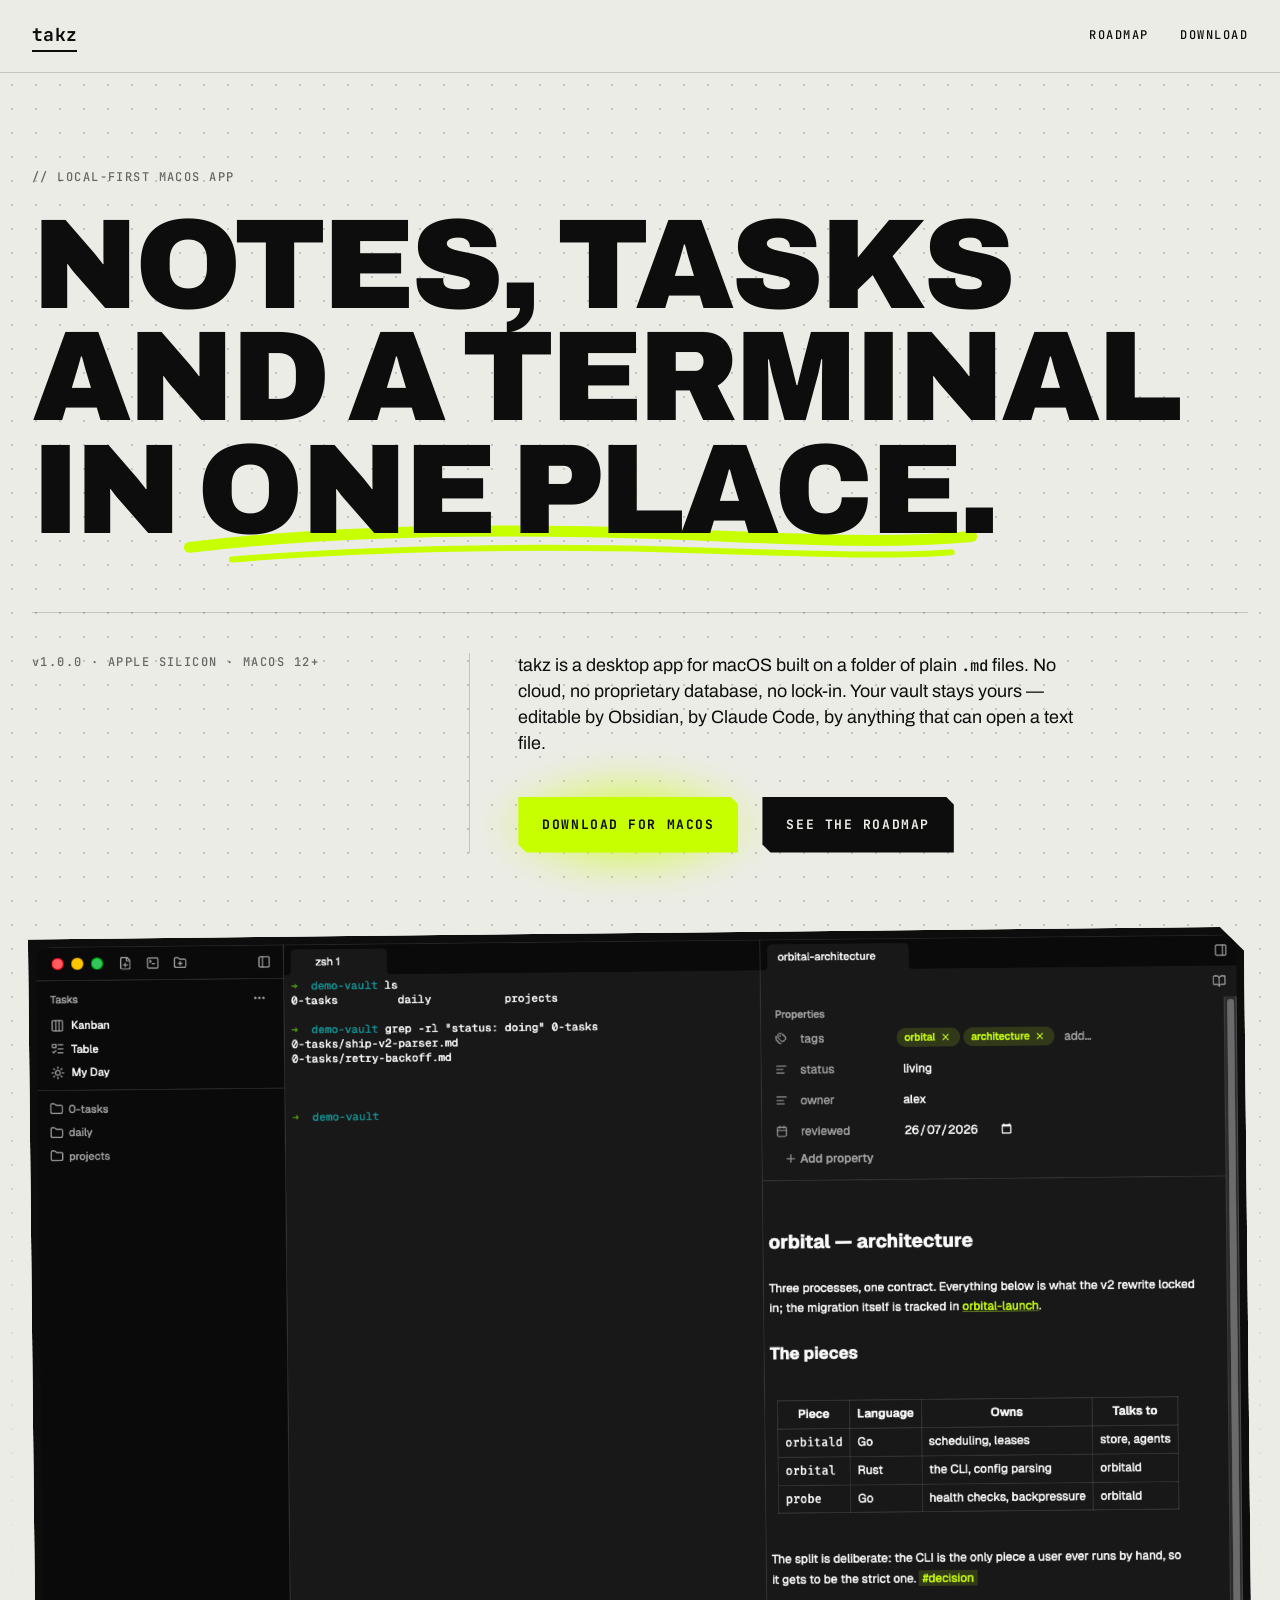
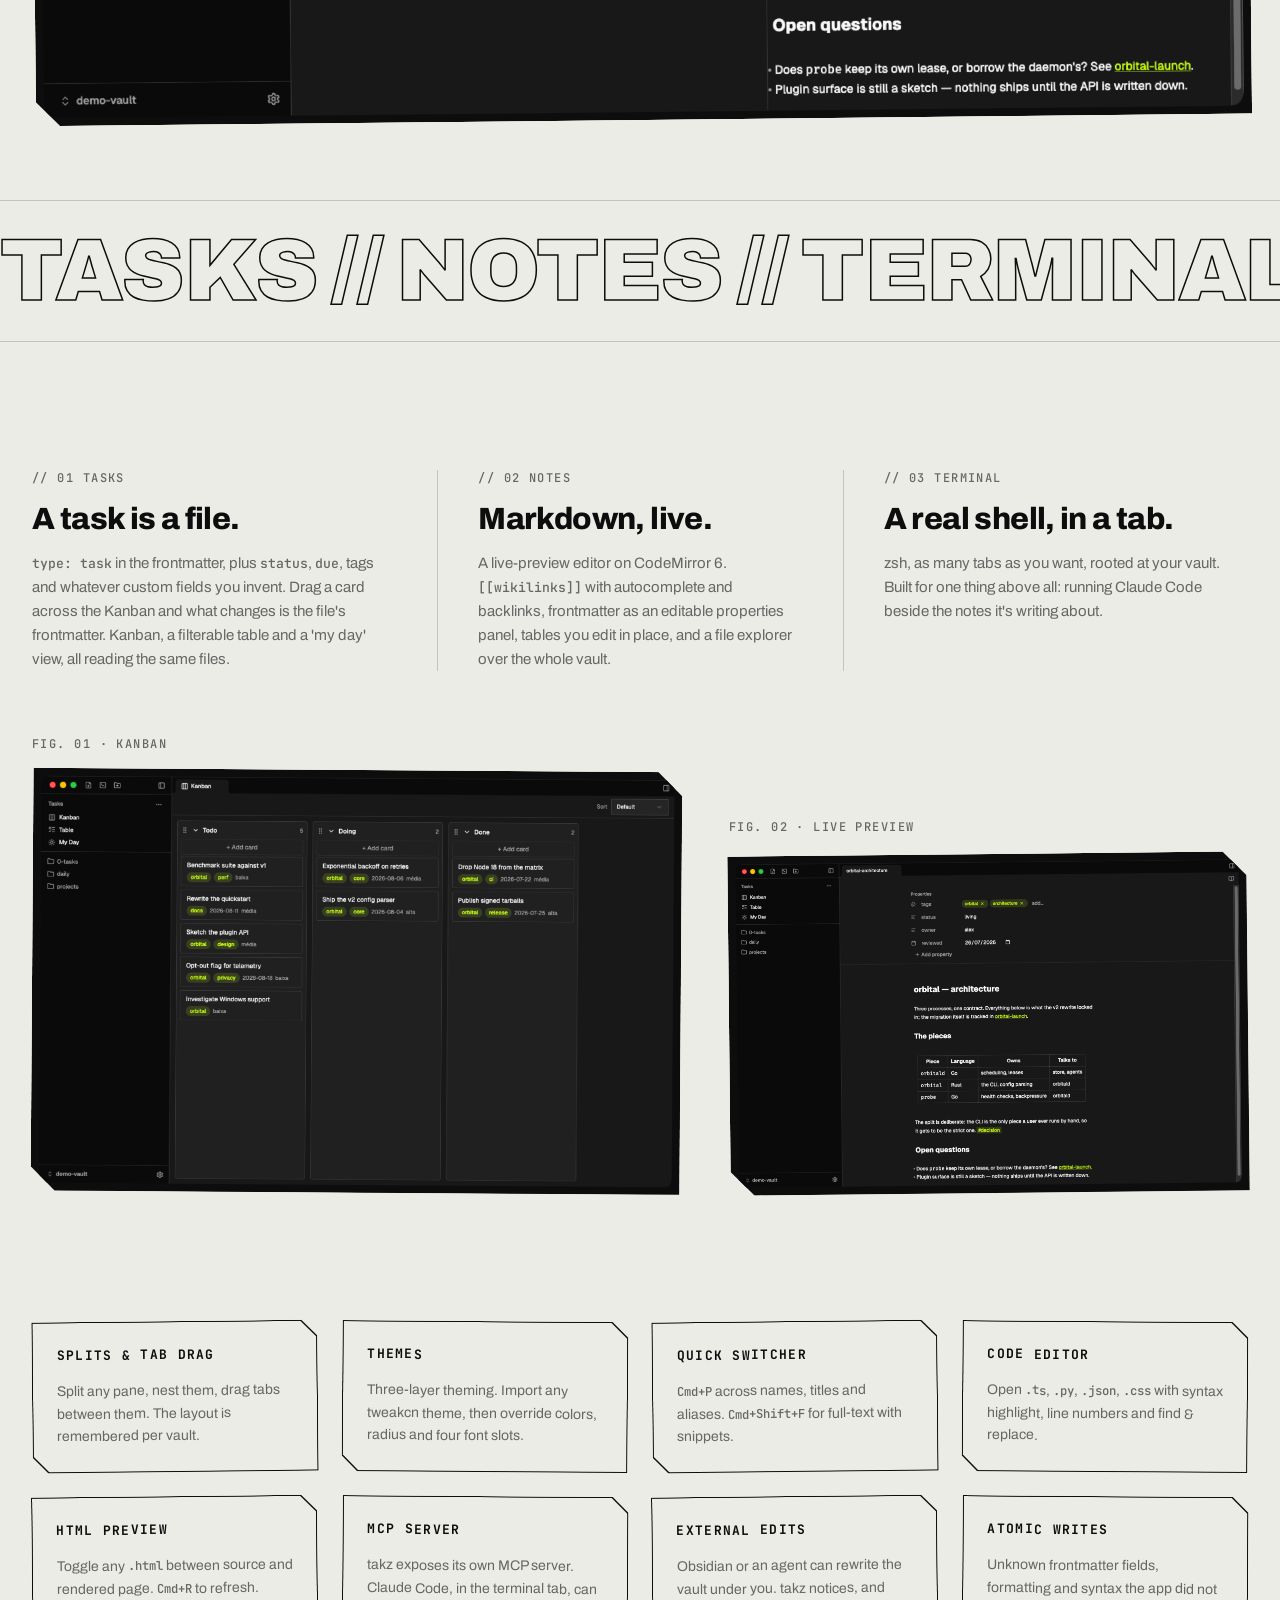
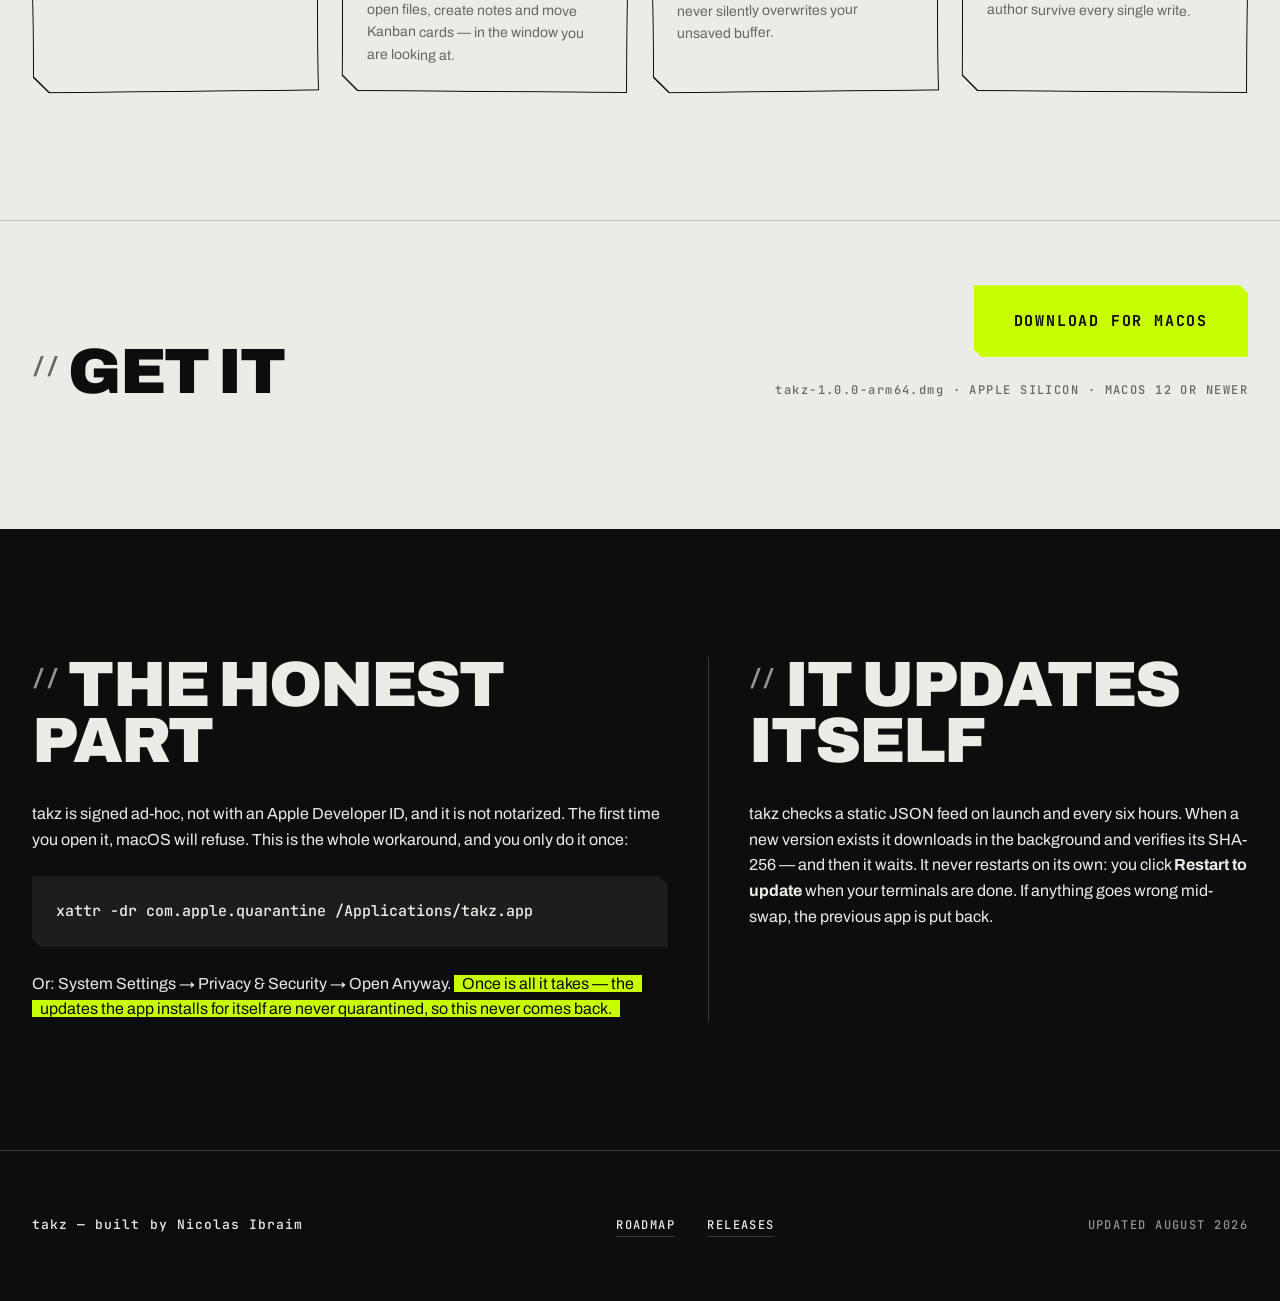
<file: index.html>
<!doctype html>
<html lang="en">
<head>
<meta charset="utf-8">
<meta name="viewport" content="width=device-width, initial-scale=1">
<title>takz — notes, tasks and a terminal in one place</title>
<meta name="description" content="takz is a local-first desktop app for macOS built on a folder of plain .md files: tasks, notes and a real zsh terminal, side by side. No cloud, no proprietary database, no lock-in.">
<link rel="icon" href="data:image/svg+xml,%3Csvg xmlns='http://www.w3.org/2000/svg' viewBox='0 0 100 100' fill='none'%3E%3Crect width='100' height='100' fill='%2399FF00'/%3E%3Cpath d='M13 63L36 82L60.5 16' stroke='%23162D04' stroke-width='8'/%3E%3Cpath d='M24 31H84' stroke='%23162D04' stroke-width='8'/%3E%3Cpath d='M65 46L87 83' stroke='%23162D04' stroke-width='8'/%3E%3Cpath d='M76 66L54 66' stroke='%23162D04' stroke-width='8'/%3E%3C/svg%3E">
<link rel="preconnect" href="https://fonts.googleapis.com">
<link rel="preconnect" href="https://fonts.gstatic.com" crossorigin>
<link rel="stylesheet" href="https://fonts.googleapis.com/css2?family=Archivo:wght@400;500;700;800;900&family=JetBrains+Mono:wght@500;700&display=swap">
<link rel="stylesheet" href="site.css">
</head>
<body>

<a class="btn skip-link" href="#main">SKIP TO CONTENT</a>

<!-- ── Nav ─────────────────────────────────────────────────────────────── -->
<header class="nav">
  <div class="wrap nav__inner">
    <a class="nav__brand" href="index.html" aria-current="page">takz</a>
    <nav class="nav__links" aria-label="Primary">
      <a href="roadmap.html">ROADMAP</a>
      <a href="https://github.com/nicolasib/takz-releases/releases/latest">DOWNLOAD</a>
    </nav>
  </div>
</header>

<main id="main" tabindex="-1">

  <!-- ── Hero ──────────────────────────────────────────────────────────── -->
  <section class="hero">
    <div class="wrap">
      <p class="eyebrow">// LOCAL-FIRST MACOS APP</p>

      <h1 class="display hero__title">NOTES, TASKS<br class="lb"> AND A TERMINAL<br class="lb"> IN <span class="scribble">ONE PLACE.<svg class="scribble__mark" viewBox="0 0 640 36" preserveAspectRatio="none" aria-hidden="true" focusable="false"><path d="M6 21C118 7 258 5 392 10c78 3 164 9 240 2"/><path d="M40 31C158 21 300 19 430 24c68 2 138 5 186 1"/></svg></span></h1>

      <div class="hero__foot">
        <div class="hero__side">
          <p class="meta">v1.0.0 · APPLE SILICON · MACOS 12+</p>
        </div>
        <div class="hero__main">
          <p class="hero__lede">takz is a desktop app for macOS built on a folder of plain <code>.md</code> files. No cloud, no proprietary database, no lock-in. Your vault stays yours — editable by Obsidian, by Claude Code, by anything that can open a text file.</p>
          <div class="hero__actions">
            <span class="glow"><a class="btn btn--lime" href="https://github.com/nicolasib/takz-releases/releases/latest">DOWNLOAD FOR MACOS</a></span>
            <a class="btn" href="roadmap.html">SEE THE ROADMAP</a>
          </div>
        </div>
      </div>
    </div>

    <div class="wrap hero__shot">
      <div class="shot shot--tilt-a chamfer">
        <img src="assets/hero.png" width="2000" height="1285" alt="takz with two panes side by side: a zsh terminal running ls and grep over the vault on the left, and the rendered orbital-architecture note with its properties panel on the right.">
      </div>
    </div>
  </section>

  <!-- ── Marquee ───────────────────────────────────────────────────────── -->
  <div class="marquee" aria-hidden="true">
    <div class="marquee__track">
      <span class="marquee__item">TASKS // NOTES // TERMINAL // MARKDOWN // LOCAL-FIRST //</span>
      <span class="marquee__item">TASKS // NOTES // TERMINAL // MARKDOWN // LOCAL-FIRST //</span>
    </div>
  </div>

  <!-- ── The three pillars ─────────────────────────────────────────────── -->
  <section class="section">
    <div class="wrap">
      <div class="split split--3">

        <article>
          <p class="eyebrow">// 01 TASKS</p>
          <h2 class="pillar__title">A task is a file.</h2>
          <p class="pillar__body"><code>type: task</code> in the frontmatter, plus <code>status</code>, <code>due</code>, tags and whatever custom fields you invent. Drag a card across the Kanban and what changes is the file's frontmatter. Kanban, a filterable table and a 'my day' view, all reading the same files.</p>
        </article>

        <article>
          <p class="eyebrow">// 02 NOTES</p>
          <h2 class="pillar__title">Markdown, live.</h2>
          <p class="pillar__body">A live-preview editor on CodeMirror 6. <code>[[wikilinks]]</code> with autocomplete and backlinks, frontmatter as an editable properties panel, tables you edit in place, and a file explorer over the whole vault.</p>
        </article>

        <article>
          <p class="eyebrow">// 03 TERMINAL</p>
          <h2 class="pillar__title">A real shell, in a tab.</h2>
          <p class="pillar__body">zsh, as many tabs as you want, rooted at your vault. Built for one thing above all: running Claude Code beside the notes it's writing about.</p>
        </article>

      </div>

      <div class="pillars__shots">
        <figure class="shot-figure">
          <figcaption class="meta">FIG. 01 · KANBAN</figcaption>
          <div class="shot shot--tilt-b chamfer">
            <img src="assets/tasks.png" width="2000" height="1285" loading="lazy" alt="The takz Kanban board with three populated columns — Todo with five cards, Doing with two and Done with two — each card showing its tags, its priority and, where set, a due date.">
          </div>
        </figure>

        <figure class="shot-figure">
          <figcaption class="meta">FIG. 02 · LIVE PREVIEW</figcaption>
          <div class="shot shot--tilt-a chamfer">
            <img src="assets/notes.png" width="2000" height="1285" loading="lazy" alt="The orbital-architecture note filling the takz window: an editable properties panel on top, then live-preview markdown with a rendered table and wikilinks.">
          </div>
        </figure>
      </div>
    </div>
  </section>

  <!-- ── Features ──────────────────────────────────────────────────────── -->
  <section class="section features">
    <div class="wrap">
      <h2 class="sr-only">Features</h2>
      <div class="features__grid">

        <article class="card chamfer">
          <div class="card__body chamfer">
            <h3 class="card__title">SPLITS &amp; TAB DRAG</h3>
            <p class="card__text">Split any pane, nest them, drag tabs between them. The layout is remembered per vault.</p>
          </div>
        </article>

        <article class="card chamfer">
          <div class="card__body chamfer">
            <h3 class="card__title">THEMES</h3>
            <p class="card__text">Three-layer theming. Import any tweakcn theme, then override colors, radius and four font slots.</p>
          </div>
        </article>

        <article class="card chamfer">
          <div class="card__body chamfer">
            <h3 class="card__title">QUICK SWITCHER</h3>
            <p class="card__text"><code>Cmd+P</code> across names, titles and aliases. <code>Cmd+Shift+F</code> for full-text with snippets.</p>
          </div>
        </article>

        <article class="card chamfer">
          <div class="card__body chamfer">
            <h3 class="card__title">CODE EDITOR</h3>
            <p class="card__text">Open <code>.ts</code>, <code>.py</code>, <code>.json</code>, <code>.css</code> with syntax highlight, line numbers and find &amp; replace.</p>
          </div>
        </article>

        <article class="card chamfer">
          <div class="card__body chamfer">
            <h3 class="card__title">HTML PREVIEW</h3>
            <p class="card__text">Toggle any <code>.html</code> between source and rendered page. <code>Cmd+R</code> to refresh.</p>
          </div>
        </article>

        <article class="card chamfer">
          <div class="card__body chamfer">
            <h3 class="card__title">MCP SERVER</h3>
            <p class="card__text">takz exposes its own MCP server. Claude Code, in the terminal tab, can open files, create notes and move Kanban cards — in the window you are looking at.</p>
          </div>
        </article>

        <article class="card chamfer">
          <div class="card__body chamfer">
            <h3 class="card__title">EXTERNAL EDITS</h3>
            <p class="card__text">Obsidian or an agent can rewrite the vault under you. takz notices, and never silently overwrites your unsaved buffer.</p>
          </div>
        </article>

        <article class="card chamfer">
          <div class="card__body chamfer">
            <h3 class="card__title">ATOMIC WRITES</h3>
            <p class="card__text">Unknown frontmatter fields, formatting and syntax the app did not author survive every single write.</p>
          </div>
        </article>

      </div>
    </div>
  </section>

  <hr class="rule">

  <!-- ── Download — a band: heading at one edge, the CTA at the other ──── -->
  <section class="section">
    <div class="wrap bar">
      <h2 class="h2"><span class="slash" aria-hidden="true">//</span>GET IT</h2>
      <div class="bar__end">
        <a class="btn btn--lime btn--lg" href="https://github.com/nicolasib/takz-releases/releases/latest">DOWNLOAD FOR MACOS</a>
        <p class="meta">takz-1.0.0-arm64.dmg · APPLE SILICON · MACOS 12 OR NEWER</p>
      </div>
    </div>
  </section>

  <!-- ── The inverted tail: the honest part beside the updater ─────────── -->
  <div class="section section--invert">
    <div class="wrap">
      <div class="split split--lead">

        <section>
          <h2 class="h2"><span class="slash" aria-hidden="true">//</span>THE HONEST PART</h2>
          <div class="prose">
            <p>takz is signed ad-hoc, not with an Apple Developer ID, and it is not notarized. The first time you open it, macOS will refuse. This is the whole workaround, and you only do it once:</p>
            <pre class="code chamfer"><code>xattr -dr com.apple.quarantine /Applications/takz.app</code></pre>
            <p>Or: System Settings → Privacy &amp; Security → Open Anyway. <mark class="mark">Once is all it takes — the updates the app installs for itself are never quarantined, so this never comes back.</mark></p>
          </div>
        </section>

        <section>
          <h2 class="h2"><span class="slash" aria-hidden="true">//</span>IT UPDATES ITSELF</h2>
          <div class="prose">
            <p>takz checks a static JSON feed on launch and every six hours. When a new version exists it downloads in the background and verifies its SHA-256 — and then it waits. It never restarts on its own: you click <strong>Restart to update</strong> when your terminals are done. If anything goes wrong mid-swap, the previous app is put back.</p>
          </div>
        </section>

      </div>
    </div>
  </div>

</main>

<!-- ── Footer ──────────────────────────────────────────────────────────── -->
<footer class="footer section--invert">
  <div class="wrap footer__inner">
    <p class="footer__brand">takz — built by Nicolas Ibraim</p>
    <nav class="footer__links" aria-label="Footer">
      <a href="roadmap.html">ROADMAP</a>
      <a href="https://github.com/nicolasib/takz-releases/releases/latest">RELEASES</a>
    </nav>
    <p class="meta">UPDATED AUGUST 2026</p>
  </div>
</footer>

</body>
</html>
</file>
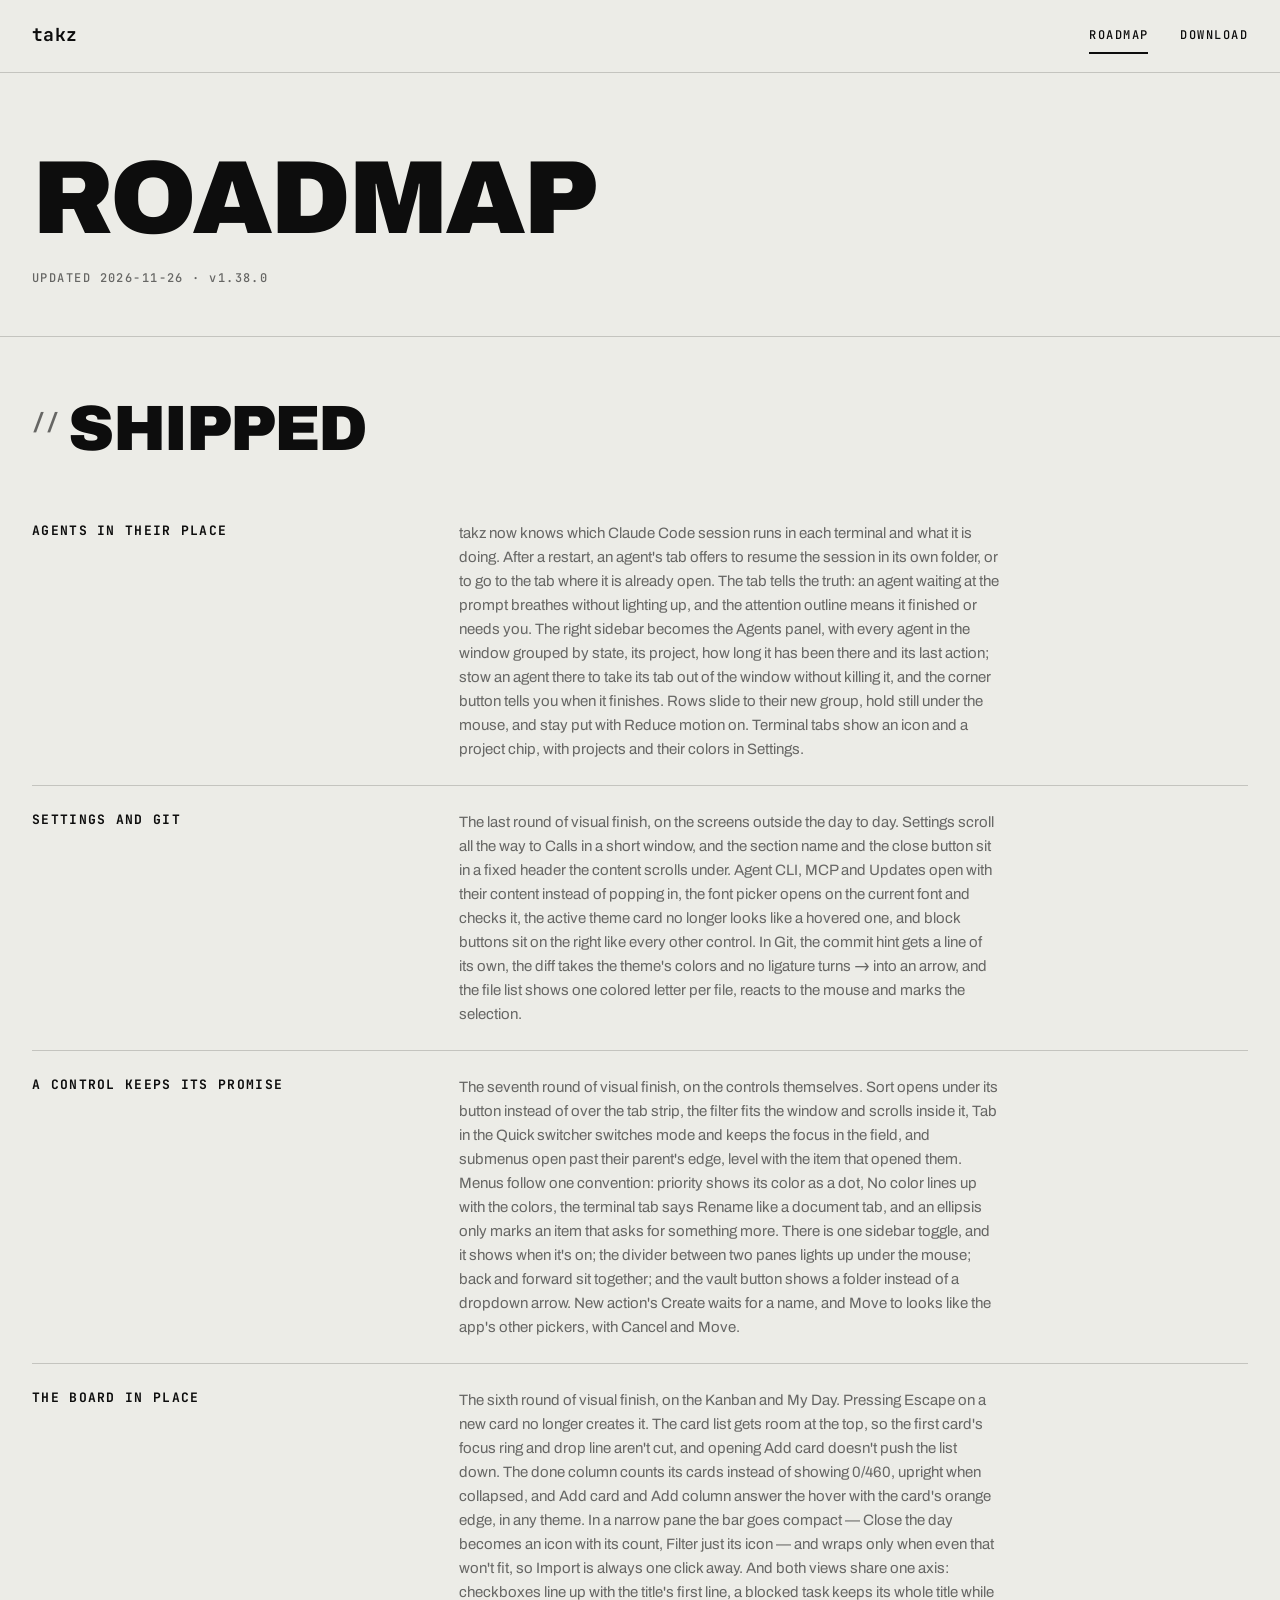
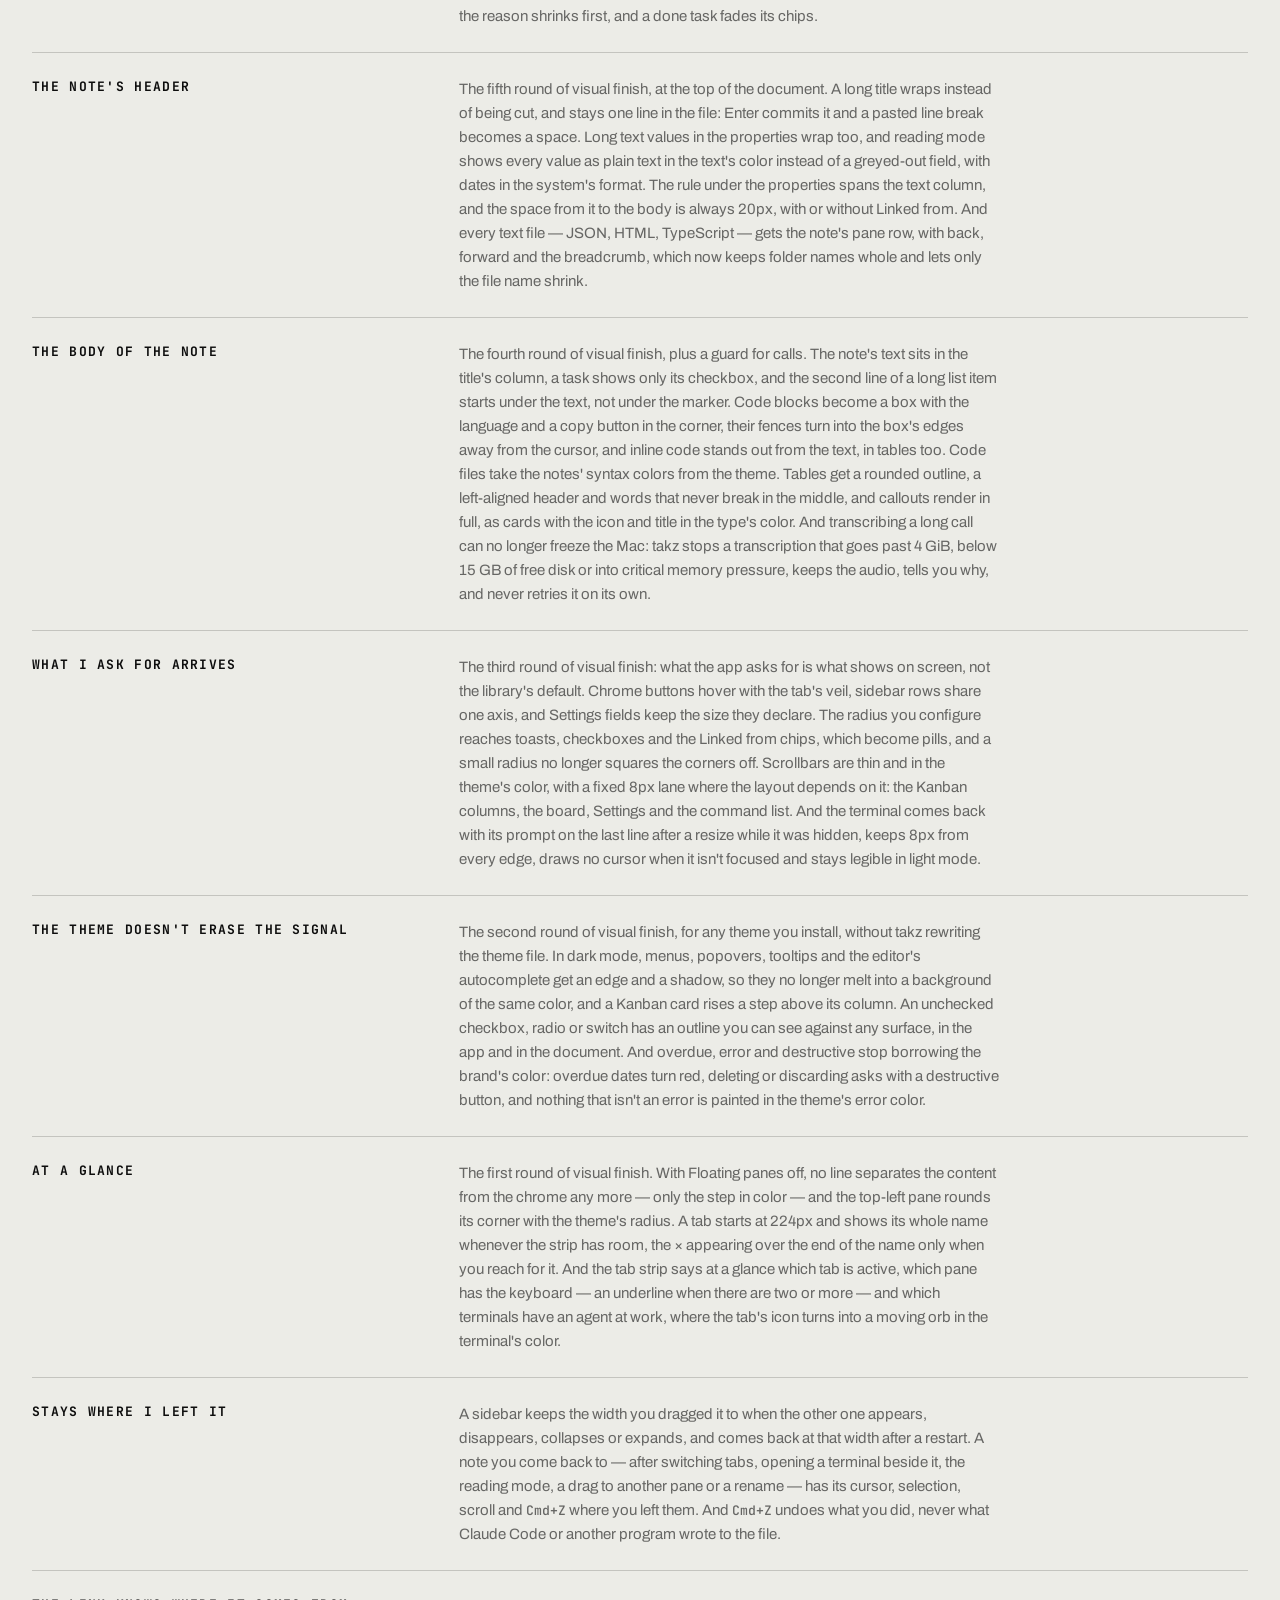
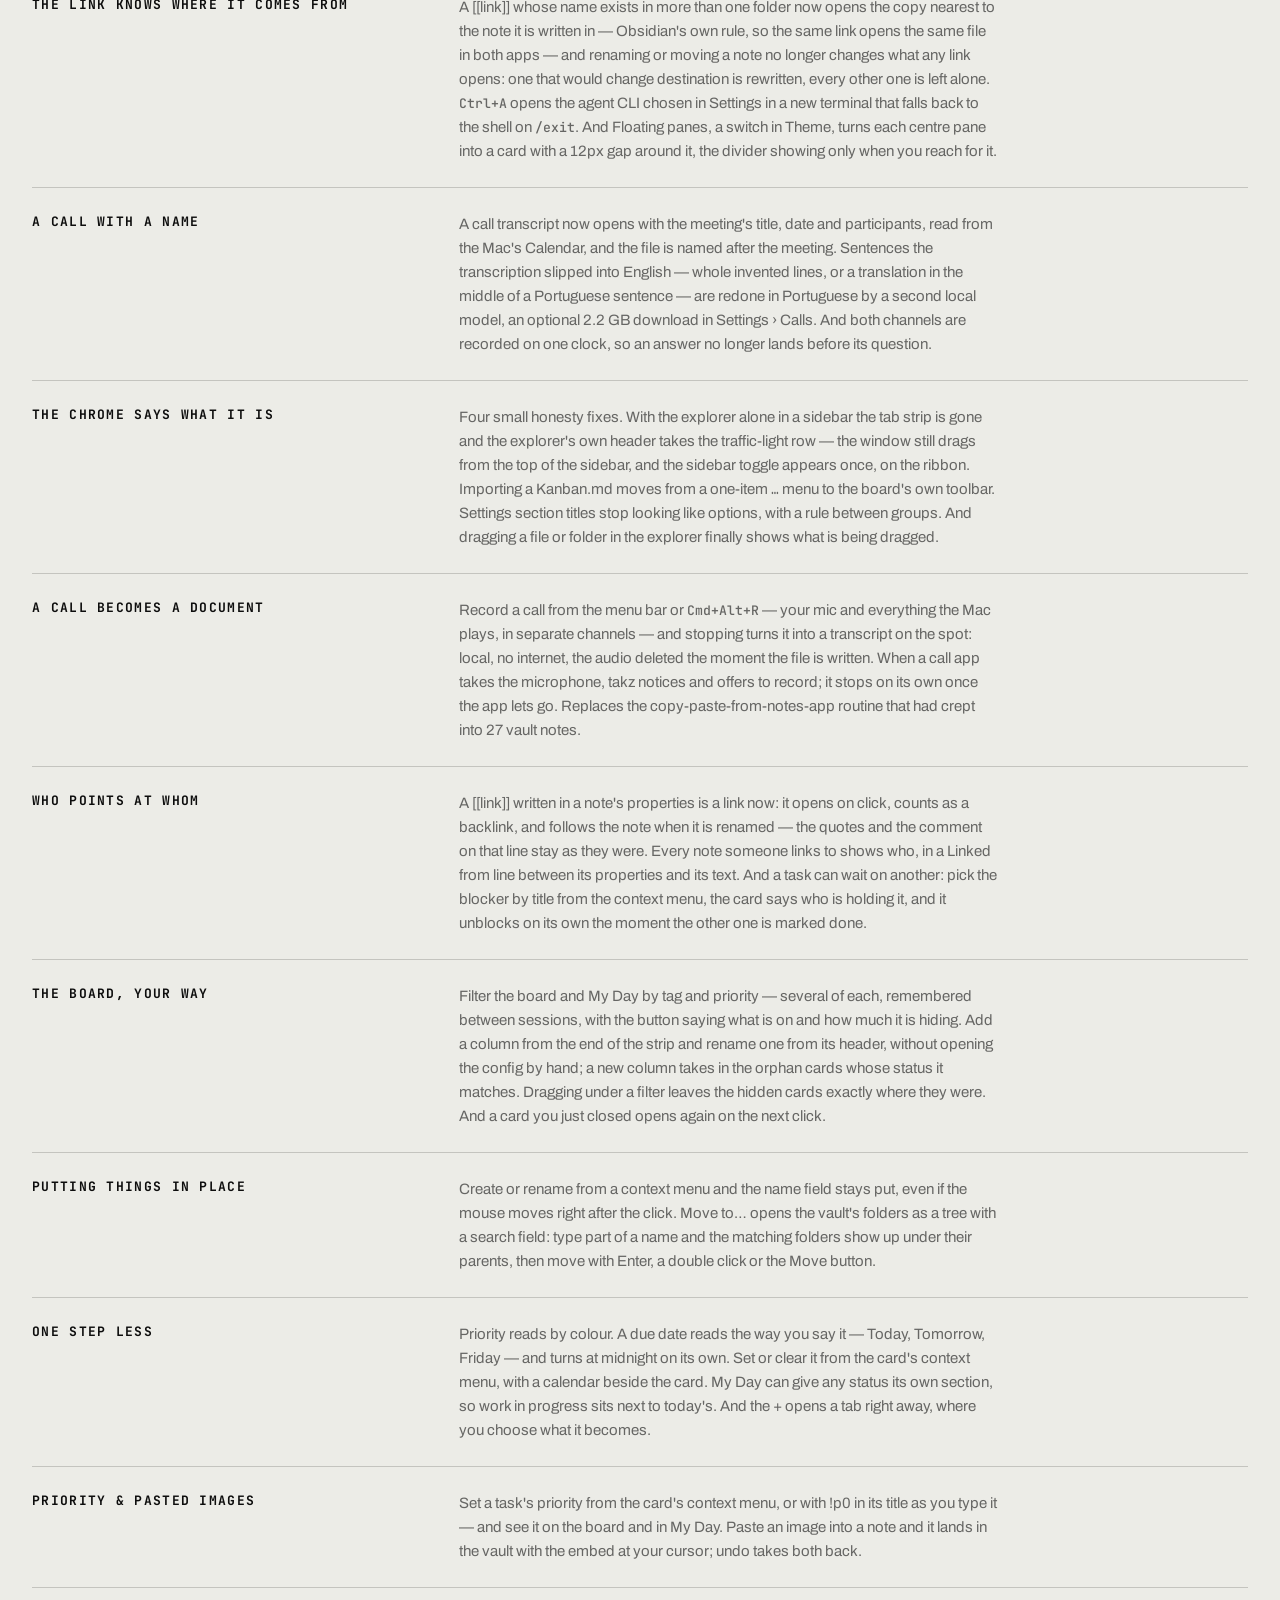
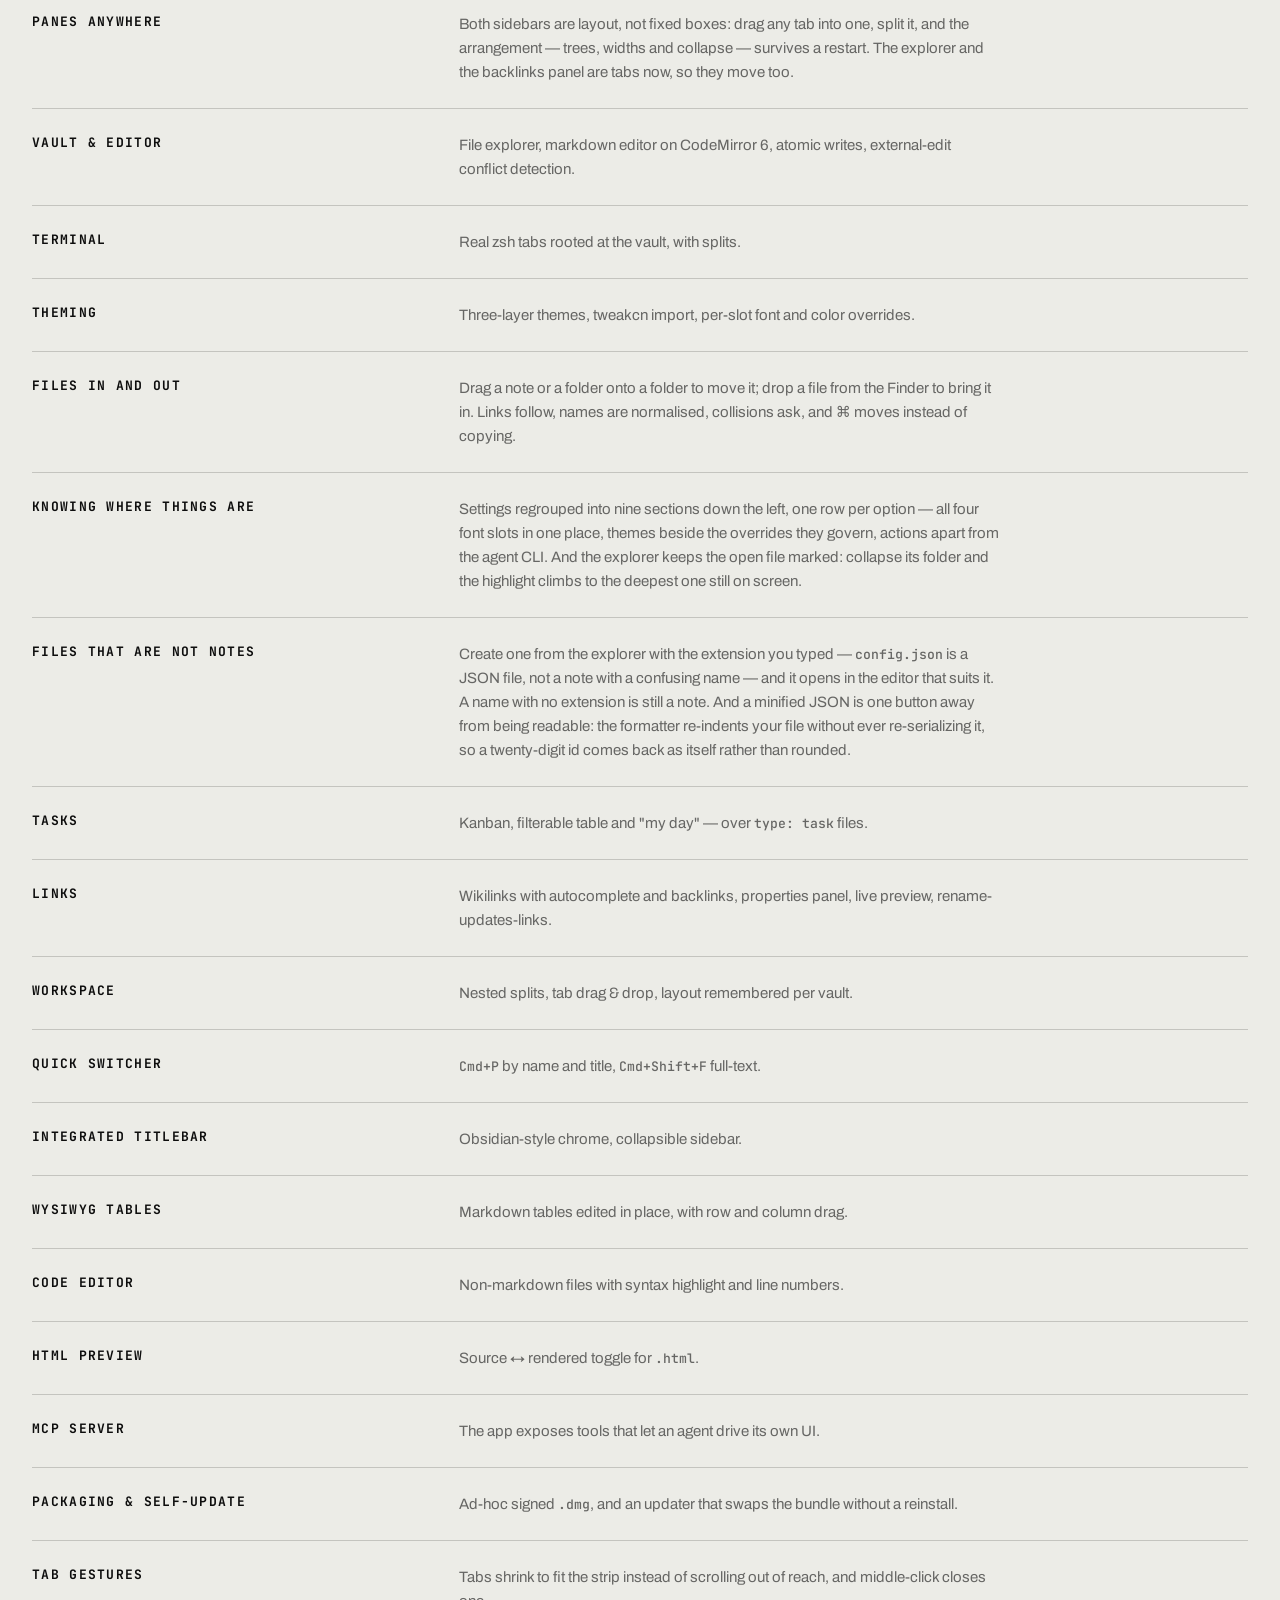
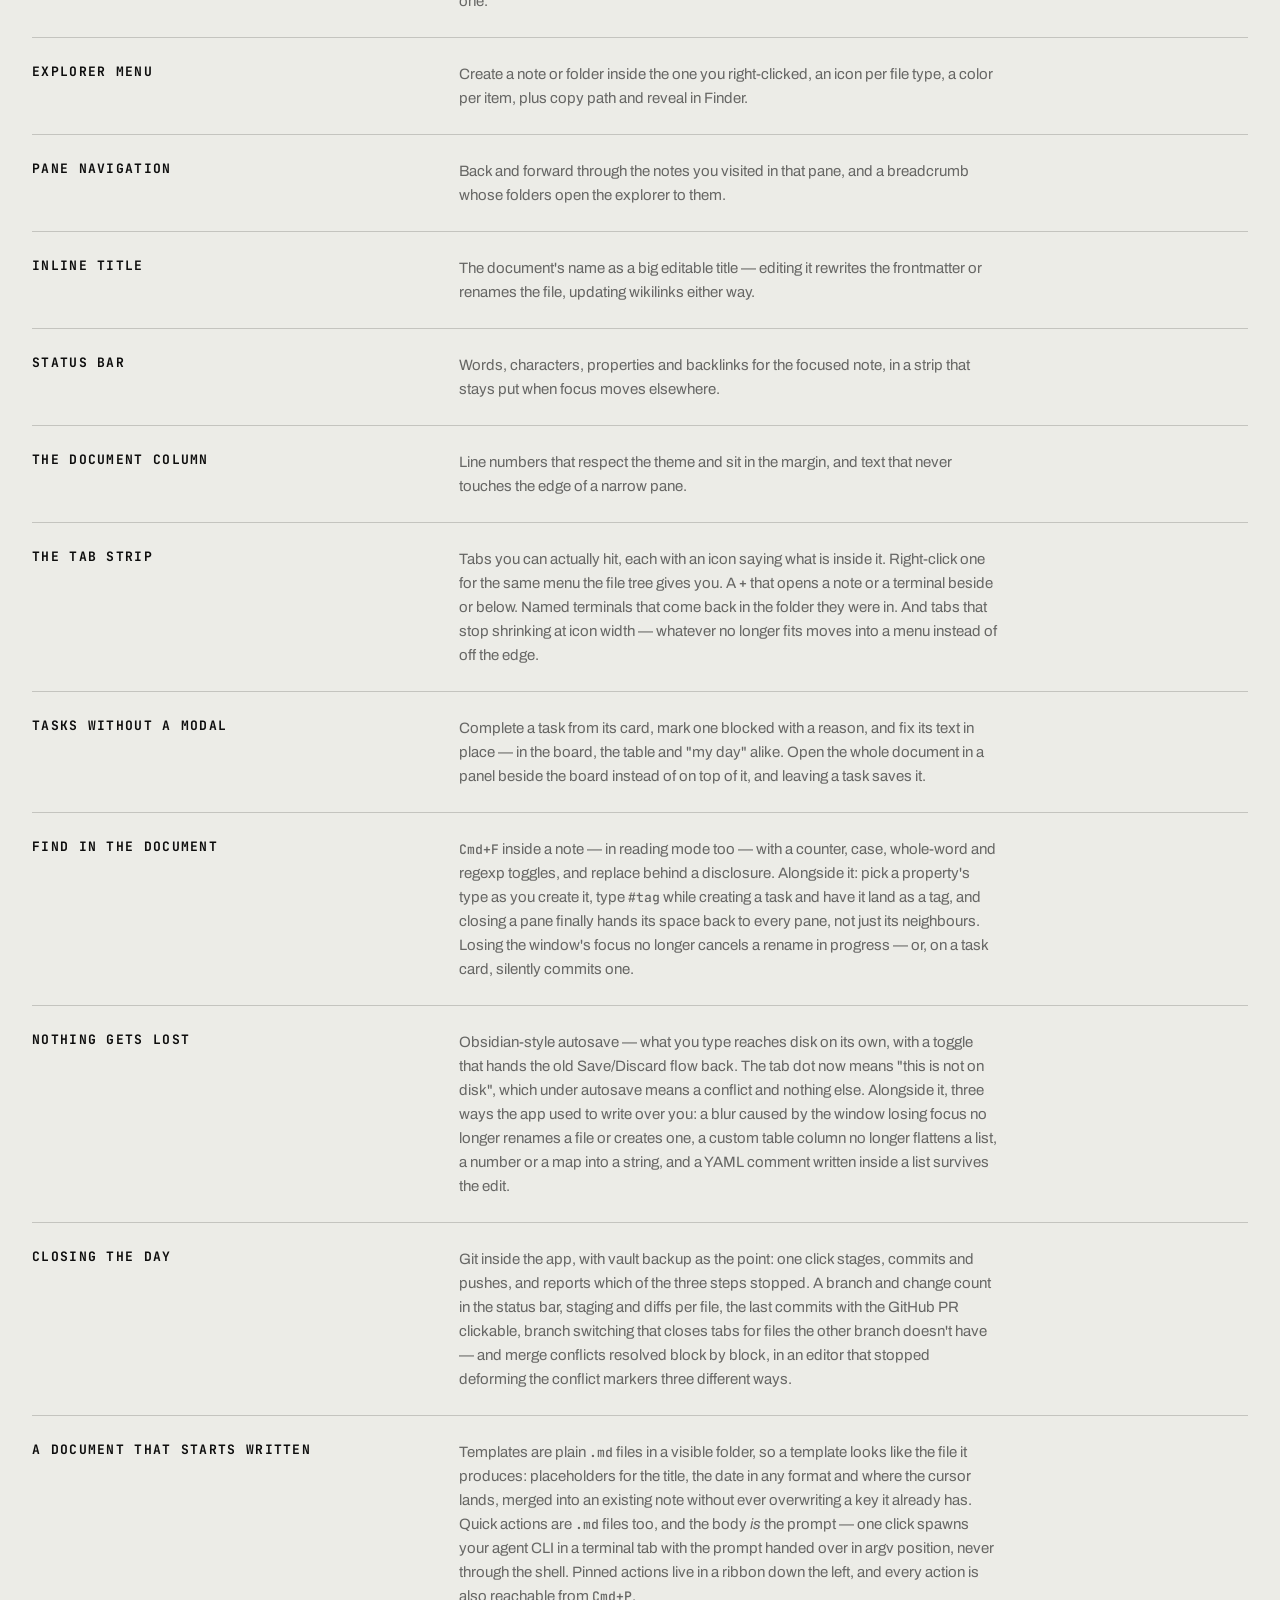
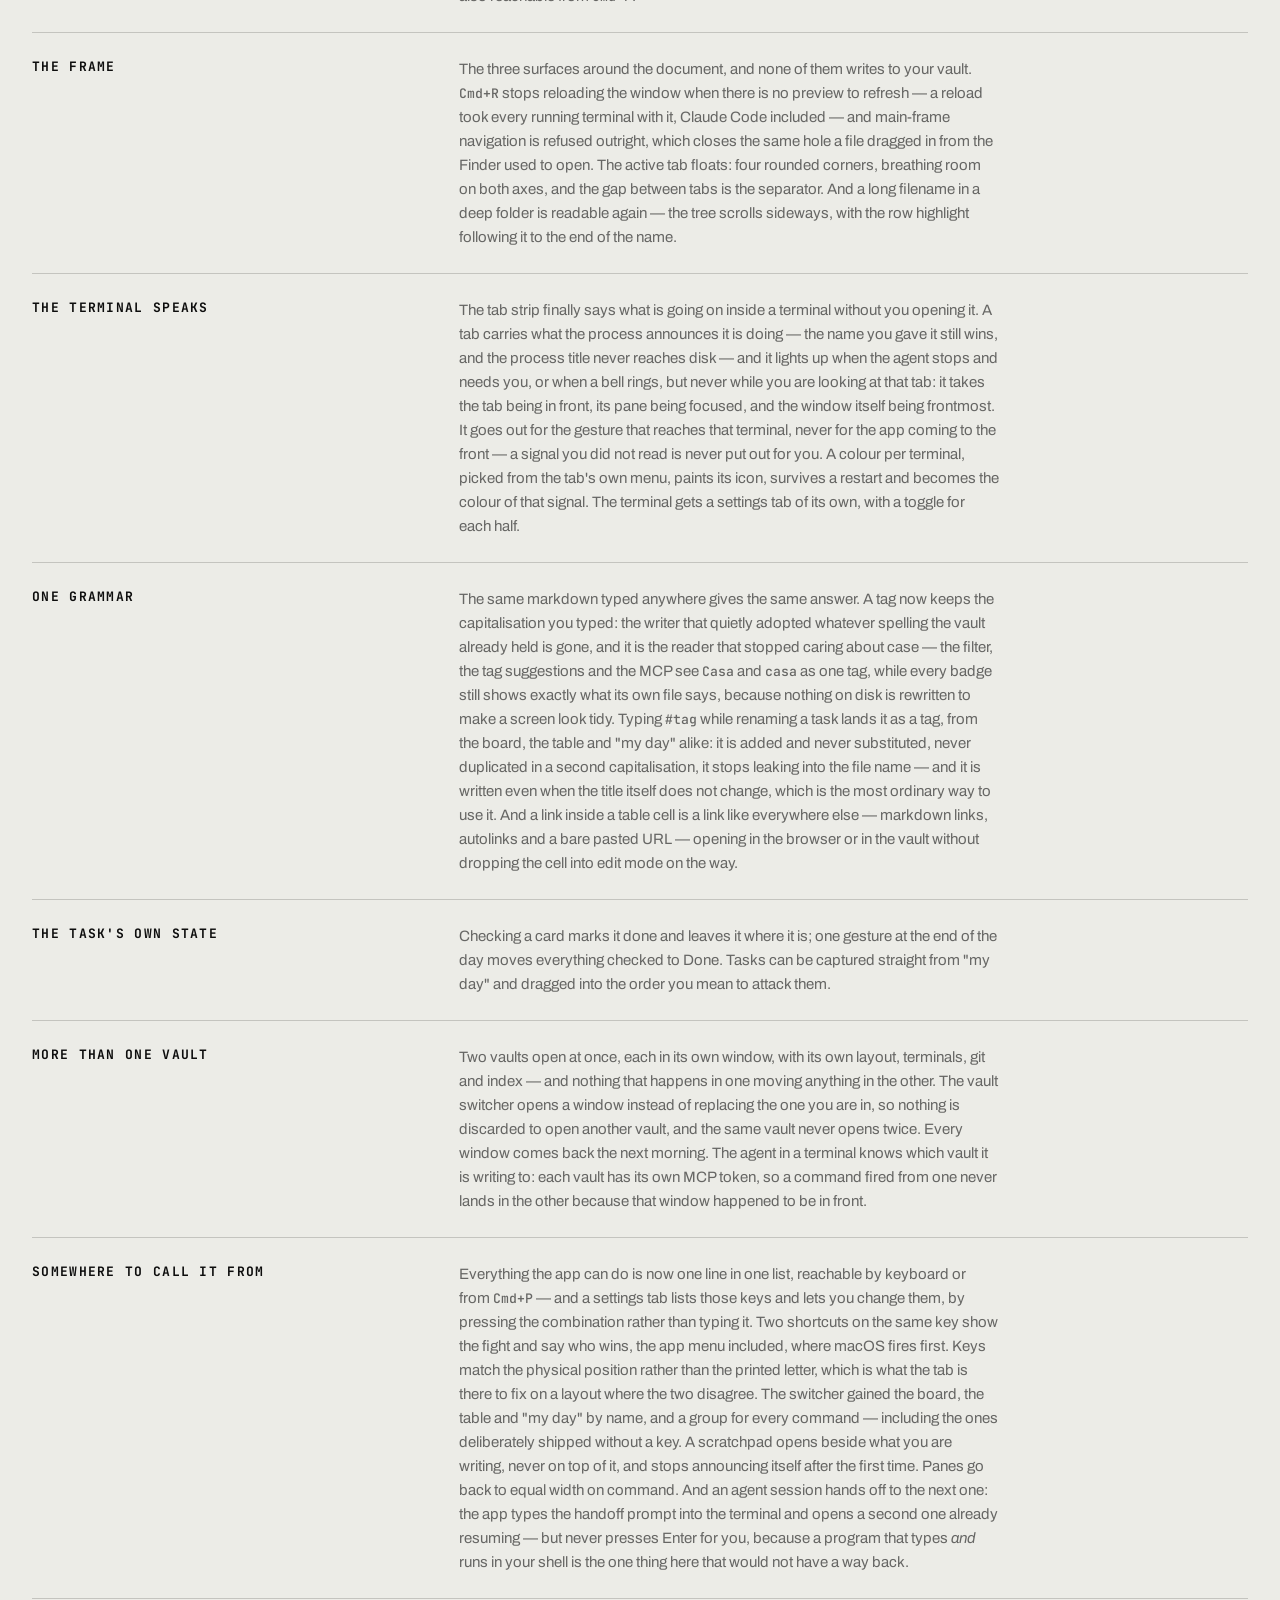
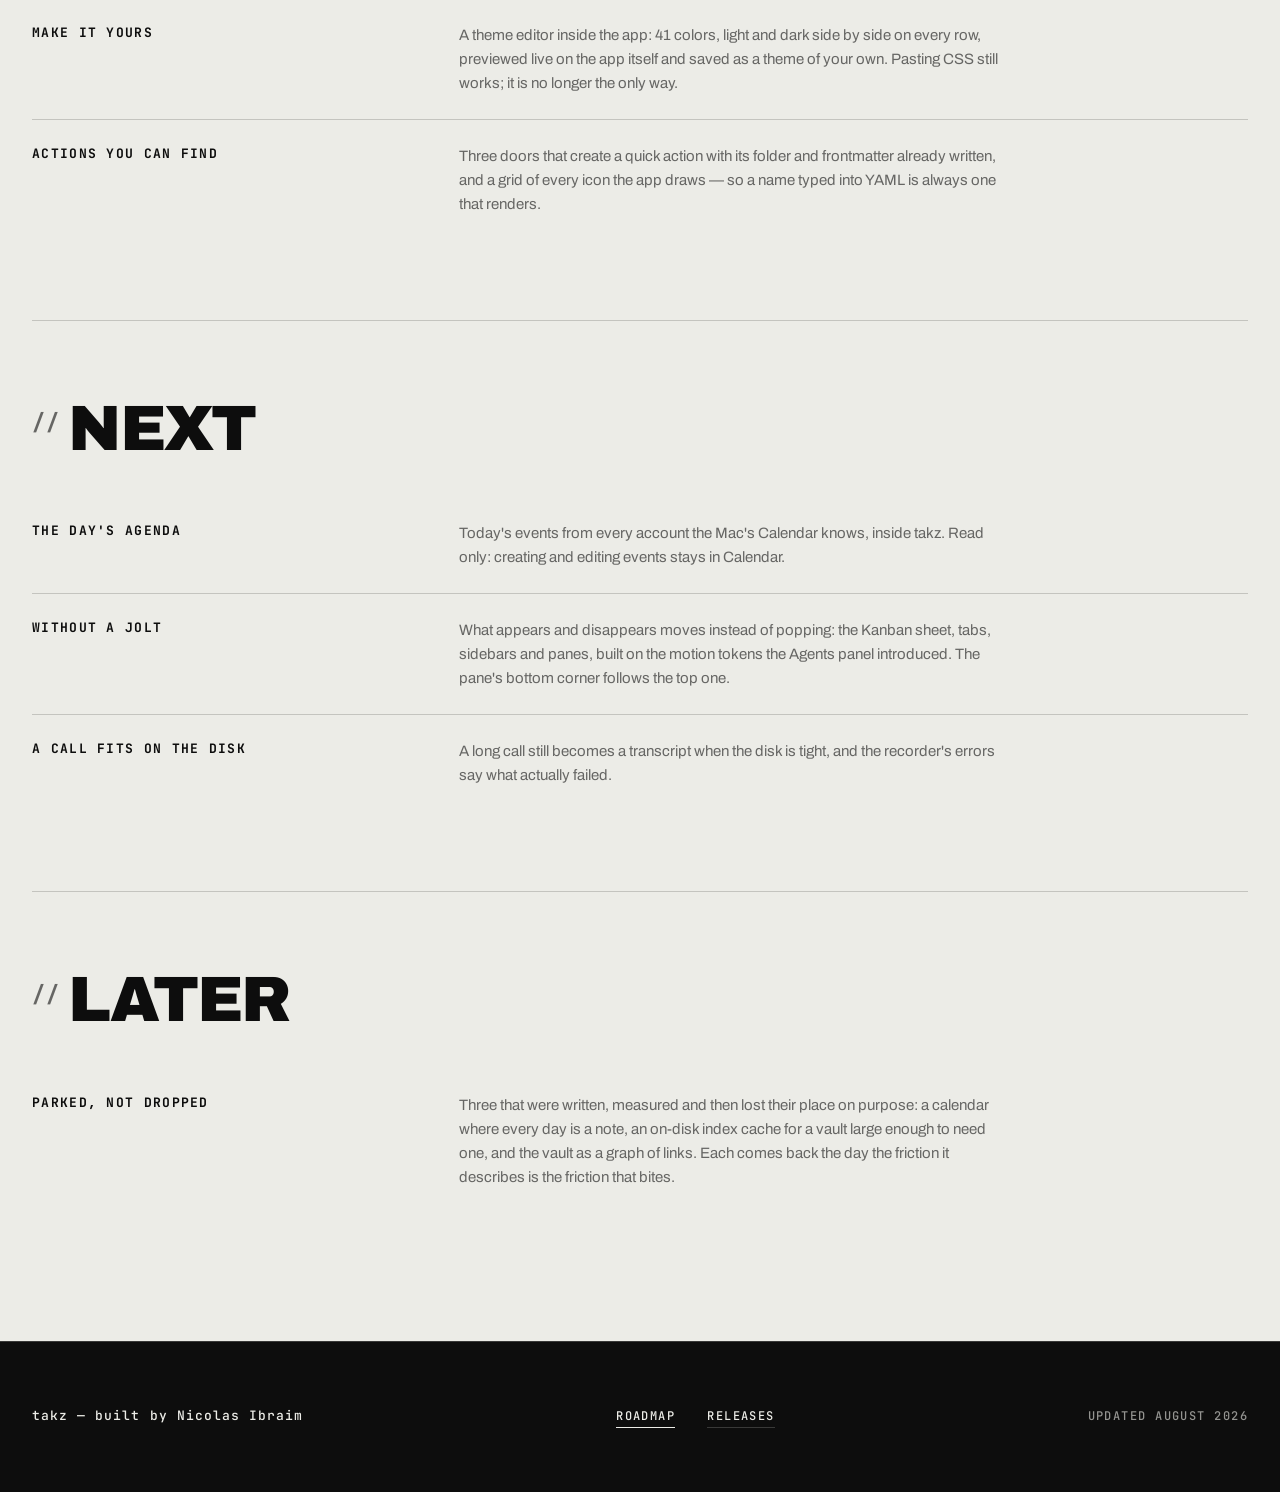
<file: roadmap.html>
<!doctype html>
<html lang="en">
<head>
<meta charset="utf-8">
<meta name="viewport" content="width=device-width, initial-scale=1">
<title>takz — roadmap</title>
<meta name="description" content="What's shipped in takz, what's in progress, what's next and what's later — curated from the project roadmap.">
<link rel="icon" href="data:image/svg+xml,%3Csvg xmlns='http://www.w3.org/2000/svg' viewBox='0 0 100 100' fill='none'%3E%3Crect width='100' height='100' fill='%2399FF00'/%3E%3Cpath d='M13 63L36 82L60.5 16' stroke='%23162D04' stroke-width='8'/%3E%3Cpath d='M24 31H84' stroke='%23162D04' stroke-width='8'/%3E%3Cpath d='M65 46L87 83' stroke='%23162D04' stroke-width='8'/%3E%3Cpath d='M76 66L54 66' stroke='%23162D04' stroke-width='8'/%3E%3C/svg%3E">
<link rel="preconnect" href="https://fonts.googleapis.com">
<link rel="preconnect" href="https://fonts.gstatic.com" crossorigin>
<link rel="stylesheet" href="https://fonts.googleapis.com/css2?family=Archivo:wght@400;500;700;800;900&family=JetBrains+Mono:wght@500;700&display=swap">
<link rel="stylesheet" href="site.css">
</head>
<body>

<a class="btn skip-link" href="#main">SKIP TO CONTENT</a>

<!-- ── Nav ─────────────────────────────────────────────────────────────── -->
<header class="nav">
  <div class="wrap nav__inner">
    <a class="nav__brand" href="index.html">takz</a>
    <nav class="nav__links" aria-label="Primary">
      <a href="roadmap.html" aria-current="page">ROADMAP</a>
      <a href="https://github.com/nicolasib/takz-releases/releases/latest">DOWNLOAD</a>
    </nav>
  </div>
</header>

<main id="main" tabindex="-1">

  <!-- ── Title ─────────────────────────────────────────────────────────── -->
  <section class="section roadmap-header">
    <div class="wrap">
      <h1 class="display roadmap-title">ROADMAP</h1>
      <p class="meta">UPDATED 2026-11-26 · v1.38.0</p>
    </div>
  </section>

  <hr class="rule">

  <!-- ── The four groups ───────────────────────────────────────────────── -->
  <section class="section roadmap-groups">
    <div class="wrap">

      <div class="roadmap-group">
        <h2 class="h2"><span class="slash" aria-hidden="true">//</span>SHIPPED</h2>
        <dl class="roadmap-list">
          <div class="roadmap-item">
            <dt class="roadmap-item__title">Agents in their place</dt>
            <dd class="roadmap-item__text">takz now knows which Claude Code session runs in each terminal and what it is doing. After a restart, an agent's tab offers to resume the session in its own folder, or to go to the tab where it is already open. The tab tells the truth: an agent waiting at the prompt breathes without lighting up, and the attention outline means it finished or needs you. The right sidebar becomes the Agents panel, with every agent in the window grouped by state, its project, how long it has been there and its last action; stow an agent there to take its tab out of the window without killing it, and the corner button tells you when it finishes. Rows slide to their new group, hold still under the mouse, and stay put with Reduce motion on. Terminal tabs show an icon and a project chip, with projects and their colors in Settings.</dd>
          </div>
          <div class="roadmap-item">
            <dt class="roadmap-item__title">Settings and Git</dt>
            <dd class="roadmap-item__text">The last round of visual finish, on the screens outside the day to day. Settings scroll all the way to Calls in a short window, and the section name and the close button sit in a fixed header the content scrolls under. Agent CLI, MCP and Updates open with their content instead of popping in, the font picker opens on the current font and checks it, the active theme card no longer looks like a hovered one, and block buttons sit on the right like every other control. In Git, the commit hint gets a line of its own, the diff takes the theme's colors and no ligature turns <code>-&gt;</code> into an arrow, and the file list shows one colored letter per file, reacts to the mouse and marks the selection.</dd>
          </div>
          <div class="roadmap-item">
            <dt class="roadmap-item__title">A control keeps its promise</dt>
            <dd class="roadmap-item__text">The seventh round of visual finish, on the controls themselves. Sort opens under its button instead of over the tab strip, the filter fits the window and scrolls inside it, Tab in the Quick switcher switches mode and keeps the focus in the field, and submenus open past their parent's edge, level with the item that opened them. Menus follow one convention: priority shows its color as a dot, No color lines up with the colors, the terminal tab says Rename like a document tab, and an ellipsis only marks an item that asks for something more. There is one sidebar toggle, and it shows when it's on; the divider between two panes lights up under the mouse; back and forward sit together; and the vault button shows a folder instead of a dropdown arrow. New action's Create waits for a name, and Move to looks like the app's other pickers, with Cancel and Move.</dd>
          </div>
          <div class="roadmap-item">
            <dt class="roadmap-item__title">The board in place</dt>
            <dd class="roadmap-item__text">The sixth round of visual finish, on the Kanban and My Day. Pressing Escape on a new card no longer creates it. The card list gets room at the top, so the first card's focus ring and drop line aren't cut, and opening Add card doesn't push the list down. The done column counts its cards instead of showing 0/460, upright when collapsed, and Add card and Add column answer the hover with the card's orange edge, in any theme. In a narrow pane the bar goes compact — Close the day becomes an icon with its count, Filter just its icon — and wraps only when even that won't fit, so Import is always one click away. And both views share one axis: checkboxes line up with the title's first line, a blocked task keeps its whole title while the reason shrinks first, and a done task fades its chips.</dd>
          </div>
          <div class="roadmap-item">
            <dt class="roadmap-item__title">The note's header</dt>
            <dd class="roadmap-item__text">The fifth round of visual finish, at the top of the document. A long title wraps instead of being cut, and stays one line in the file: Enter commits it and a pasted line break becomes a space. Long text values in the properties wrap too, and reading mode shows every value as plain text in the text's color instead of a greyed-out field, with dates in the system's format. The rule under the properties spans the text column, and the space from it to the body is always 20px, with or without Linked from. And every text file — JSON, HTML, TypeScript — gets the note's pane row, with back, forward and the breadcrumb, which now keeps folder names whole and lets only the file name shrink.</dd>
          </div>
          <div class="roadmap-item">
            <dt class="roadmap-item__title">The body of the note</dt>
            <dd class="roadmap-item__text">The fourth round of visual finish, plus a guard for calls. The note's text sits in the title's column, a task shows only its checkbox, and the second line of a long list item starts under the text, not under the marker. Code blocks become a box with the language and a copy button in the corner, their fences turn into the box's edges away from the cursor, and inline code stands out from the text, in tables too. Code files take the notes' syntax colors from the theme. Tables get a rounded outline, a left-aligned header and words that never break in the middle, and callouts render in full, as cards with the icon and title in the type's color. And transcribing a long call can no longer freeze the Mac: takz stops a transcription that goes past 4 GiB, below 15 GB of free disk or into critical memory pressure, keeps the audio, tells you why, and never retries it on its own.</dd>
          </div>
          <div class="roadmap-item">
            <dt class="roadmap-item__title">What I ask for arrives</dt>
            <dd class="roadmap-item__text">The third round of visual finish: what the app asks for is what shows on screen, not the library's default. Chrome buttons hover with the tab's veil, sidebar rows share one axis, and Settings fields keep the size they declare. The radius you configure reaches toasts, checkboxes and the Linked from chips, which become pills, and a small radius no longer squares the corners off. Scrollbars are thin and in the theme's color, with a fixed 8px lane where the layout depends on it: the Kanban columns, the board, Settings and the command list. And the terminal comes back with its prompt on the last line after a resize while it was hidden, keeps 8px from every edge, draws no cursor when it isn't focused and stays legible in light mode.</dd>
          </div>
          <div class="roadmap-item">
            <dt class="roadmap-item__title">The theme doesn't erase the signal</dt>
            <dd class="roadmap-item__text">The second round of visual finish, for any theme you install, without takz rewriting the theme file. In dark mode, menus, popovers, tooltips and the editor's autocomplete get an edge and a shadow, so they no longer melt into a background of the same color, and a Kanban card rises a step above its column. An unchecked checkbox, radio or switch has an outline you can see against any surface, in the app and in the document. And overdue, error and destructive stop borrowing the brand's color: overdue dates turn red, deleting or discarding asks with a destructive button, and nothing that isn't an error is painted in the theme's error color.</dd>
          </div>
          <div class="roadmap-item">
            <dt class="roadmap-item__title">At a glance</dt>
            <dd class="roadmap-item__text">The first round of visual finish. With Floating panes off, no line separates the content from the chrome any more — only the step in color — and the top-left pane rounds its corner with the theme's radius. A tab starts at 224px and shows its whole name whenever the strip has room, the × appearing over the end of the name only when you reach for it. And the tab strip says at a glance which tab is active, which pane has the keyboard — an underline when there are two or more — and which terminals have an agent at work, where the tab's icon turns into a moving orb in the terminal's color.</dd>
          </div>
          <div class="roadmap-item">
            <dt class="roadmap-item__title">Stays where I left it</dt>
            <dd class="roadmap-item__text">A sidebar keeps the width you dragged it to when the other one appears, disappears, collapses or expands, and comes back at that width after a restart. A note you come back to — after switching tabs, opening a terminal beside it, the reading mode, a drag to another pane or a rename — has its cursor, selection, scroll and <code>Cmd+Z</code> where you left them. And <code>Cmd+Z</code> undoes what you did, never what Claude Code or another program wrote to the file.</dd>
          </div>
          <div class="roadmap-item">
            <dt class="roadmap-item__title">The link knows where it comes from</dt>
            <dd class="roadmap-item__text">A [[link]] whose name exists in more than one folder now opens the copy nearest to the note it is written in — Obsidian's own rule, so the same link opens the same file in both apps — and renaming or moving a note no longer changes what any link opens: one that would change destination is rewritten, every other one is left alone. <code>Ctrl+A</code> opens the agent CLI chosen in Settings in a new terminal that falls back to the shell on <code>/exit</code>. And Floating panes, a switch in Theme, turns each centre pane into a card with a 12px gap around it, the divider showing only when you reach for it.</dd>
          </div>
          <div class="roadmap-item">
            <dt class="roadmap-item__title">A call with a name</dt>
            <dd class="roadmap-item__text">A call transcript now opens with the meeting's title, date and participants, read from the Mac's Calendar, and the file is named after the meeting. Sentences the transcription slipped into English — whole invented lines, or a translation in the middle of a Portuguese sentence — are redone in Portuguese by a second local model, an optional 2.2 GB download in Settings › Calls. And both channels are recorded on one clock, so an answer no longer lands before its question.</dd>
          </div>
          <div class="roadmap-item">
            <dt class="roadmap-item__title">The chrome says what it is</dt>
            <dd class="roadmap-item__text">Four small honesty fixes. With the explorer alone in a sidebar the tab strip is gone and the explorer's own header takes the traffic-light row — the window still drags from the top of the sidebar, and the sidebar toggle appears once, on the ribbon. Importing a Kanban.md moves from a one-item <code>…</code> menu to the board's own toolbar. Settings section titles stop looking like options, with a rule between groups. And dragging a file or folder in the explorer finally shows what is being dragged.</dd>
          </div>
          <div class="roadmap-item">
            <dt class="roadmap-item__title">A call becomes a document</dt>
            <dd class="roadmap-item__text">Record a call from the menu bar or <code>Cmd+Alt+R</code> — your mic and everything the Mac plays, in separate channels — and stopping turns it into a transcript on the spot: local, no internet, the audio deleted the moment the file is written. When a call app takes the microphone, takz notices and offers to record; it stops on its own once the app lets go. Replaces the copy-paste-from-notes-app routine that had crept into 27 vault notes.</dd>
          </div>
          <div class="roadmap-item">
            <dt class="roadmap-item__title">Who points at whom</dt>
            <dd class="roadmap-item__text">A [[link]] written in a note's properties is a link now: it opens on click, counts as a backlink, and follows the note when it is renamed — the quotes and the comment on that line stay as they were. Every note someone links to shows who, in a Linked from line between its properties and its text. And a task can wait on another: pick the blocker by title from the context menu, the card says who is holding it, and it unblocks on its own the moment the other one is marked done.</dd>
          </div>
          <div class="roadmap-item">
            <dt class="roadmap-item__title">The board, your way</dt>
            <dd class="roadmap-item__text">Filter the board and My Day by tag and priority — several of each, remembered between sessions, with the button saying what is on and how much it is hiding. Add a column from the end of the strip and rename one from its header, without opening the config by hand; a new column takes in the orphan cards whose status it matches. Dragging under a filter leaves the hidden cards exactly where they were. And a card you just closed opens again on the next click.</dd>
          </div>
          <div class="roadmap-item">
            <dt class="roadmap-item__title">Putting things in place</dt>
            <dd class="roadmap-item__text">Create or rename from a context menu and the name field stays put, even if the mouse moves right after the click. Move to… opens the vault's folders as a tree with a search field: type part of a name and the matching folders show up under their parents, then move with Enter, a double click or the Move button.</dd>
          </div>
          <div class="roadmap-item">
            <dt class="roadmap-item__title">One step less</dt>
            <dd class="roadmap-item__text">Priority reads by colour. A due date reads the way you say it — Today, Tomorrow, Friday — and turns at midnight on its own. Set or clear it from the card's context menu, with a calendar beside the card. My Day can give any status its own section, so work in progress sits next to today's. And the + opens a tab right away, where you choose what it becomes.</dd>
          </div>
          <div class="roadmap-item">
            <dt class="roadmap-item__title">Priority &amp; pasted images</dt>
            <dd class="roadmap-item__text">Set a task's priority from the card's context menu, or with !p0 in its title as you type it — and see it on the board and in My Day. Paste an image into a note and it lands in the vault with the embed at your cursor; undo takes both back.</dd>
          </div>
          <div class="roadmap-item">
            <dt class="roadmap-item__title">Panes anywhere</dt>
            <dd class="roadmap-item__text">Both sidebars are layout, not fixed boxes: drag any tab into one, split it, and the arrangement — trees, widths and collapse — survives a restart. The explorer and the backlinks panel are tabs now, so they move too.</dd>
          </div>
          <div class="roadmap-item">
            <dt class="roadmap-item__title">Vault &amp; editor</dt>
            <dd class="roadmap-item__text">File explorer, markdown editor on CodeMirror 6, atomic writes, external-edit conflict detection.</dd>
          </div>
          <div class="roadmap-item">
            <dt class="roadmap-item__title">Terminal</dt>
            <dd class="roadmap-item__text">Real zsh tabs rooted at the vault, with splits.</dd>
          </div>
          <div class="roadmap-item">
            <dt class="roadmap-item__title">Theming</dt>
            <dd class="roadmap-item__text">Three-layer themes, tweakcn import, per-slot font and color overrides.</dd>
          </div>
          <div class="roadmap-item">
            <dt class="roadmap-item__title">Files in and out</dt>
            <dd class="roadmap-item__text">Drag a note or a folder onto a folder to move it; drop a file from the Finder to bring it in. Links follow, names are normalised, collisions ask, and ⌘ moves instead of copying.</dd>
          </div>
          <div class="roadmap-item">
            <dt class="roadmap-item__title">Knowing where things are</dt>
            <dd class="roadmap-item__text">Settings regrouped into nine sections down the left, one row per option — all four font slots in one place, themes beside the overrides they govern, actions apart from the agent CLI. And the explorer keeps the open file marked: collapse its folder and the highlight climbs to the deepest one still on screen.</dd>
          </div>
          <div class="roadmap-item">
            <dt class="roadmap-item__title">Files that are not notes</dt>
            <dd class="roadmap-item__text">Create one from the explorer with the extension you typed — <code>config.json</code> is a JSON file, not a note with a confusing name — and it opens in the editor that suits it. A name with no extension is still a note. And a minified JSON is one button away from being readable: the formatter re-indents your file without ever re-serializing it, so a twenty-digit id comes back as itself rather than rounded.</dd>
          </div>
          <div class="roadmap-item">
            <dt class="roadmap-item__title">Tasks</dt>
            <dd class="roadmap-item__text">Kanban, filterable table and "my day" — over <code>type: task</code> files.</dd>
          </div>
          <div class="roadmap-item">
            <dt class="roadmap-item__title">Links</dt>
            <dd class="roadmap-item__text">Wikilinks with autocomplete and backlinks, properties panel, live preview, rename-updates-links.</dd>
          </div>
          <div class="roadmap-item">
            <dt class="roadmap-item__title">Workspace</dt>
            <dd class="roadmap-item__text">Nested splits, tab drag &amp; drop, layout remembered per vault.</dd>
          </div>
          <div class="roadmap-item">
            <dt class="roadmap-item__title">Quick switcher</dt>
            <dd class="roadmap-item__text"><code>Cmd+P</code> by name and title, <code>Cmd+Shift+F</code> full-text.</dd>
          </div>
          <div class="roadmap-item">
            <dt class="roadmap-item__title">Integrated titlebar</dt>
            <dd class="roadmap-item__text">Obsidian-style chrome, collapsible sidebar.</dd>
          </div>
          <div class="roadmap-item">
            <dt class="roadmap-item__title">WYSIWYG tables</dt>
            <dd class="roadmap-item__text">Markdown tables edited in place, with row and column drag.</dd>
          </div>
          <div class="roadmap-item">
            <dt class="roadmap-item__title">Code editor</dt>
            <dd class="roadmap-item__text">Non-markdown files with syntax highlight and line numbers.</dd>
          </div>
          <div class="roadmap-item">
            <dt class="roadmap-item__title">HTML preview</dt>
            <dd class="roadmap-item__text">Source ↔ rendered toggle for <code>.html</code>.</dd>
          </div>
          <div class="roadmap-item">
            <dt class="roadmap-item__title">MCP server</dt>
            <dd class="roadmap-item__text">The app exposes tools that let an agent drive its own UI.</dd>
          </div>
          <div class="roadmap-item">
            <dt class="roadmap-item__title">Packaging &amp; self-update</dt>
            <dd class="roadmap-item__text">Ad-hoc signed <code>.dmg</code>, and an updater that swaps the bundle without a reinstall.</dd>
          </div>
          <div class="roadmap-item">
            <dt class="roadmap-item__title">Tab gestures</dt>
            <dd class="roadmap-item__text">Tabs shrink to fit the strip instead of scrolling out of reach, and middle-click closes one.</dd>
          </div>
          <div class="roadmap-item">
            <dt class="roadmap-item__title">Explorer menu</dt>
            <dd class="roadmap-item__text">Create a note or folder inside the one you right-clicked, an icon per file type, a color per item, plus copy path and reveal in Finder.</dd>
          </div>
          <div class="roadmap-item">
            <dt class="roadmap-item__title">Pane navigation</dt>
            <dd class="roadmap-item__text">Back and forward through the notes you visited in that pane, and a breadcrumb whose folders open the explorer to them.</dd>
          </div>
          <div class="roadmap-item">
            <dt class="roadmap-item__title">Inline title</dt>
            <dd class="roadmap-item__text">The document's name as a big editable title — editing it rewrites the frontmatter or renames the file, updating wikilinks either way.</dd>
          </div>
          <div class="roadmap-item">
            <dt class="roadmap-item__title">Status bar</dt>
            <dd class="roadmap-item__text">Words, characters, properties and backlinks for the focused note, in a strip that stays put when focus moves elsewhere.</dd>
          </div>
          <div class="roadmap-item">
            <dt class="roadmap-item__title">The document column</dt>
            <dd class="roadmap-item__text">Line numbers that respect the theme and sit in the margin, and text that never touches the edge of a narrow pane.</dd>
          </div>
          <div class="roadmap-item">
            <dt class="roadmap-item__title">The tab strip</dt>
            <dd class="roadmap-item__text">Tabs you can actually hit, each with an icon saying what is inside it. Right-click one for the same menu the file tree gives you. A <code>+</code> that opens a note or a terminal beside or below. Named terminals that come back in the folder they were in. And tabs that stop shrinking at icon width — whatever no longer fits moves into a menu instead of off the edge.</dd>
          </div>
          <div class="roadmap-item">
            <dt class="roadmap-item__title">Tasks without a modal</dt>
            <dd class="roadmap-item__text">Complete a task from its card, mark one blocked with a reason, and fix its text in place — in the board, the table and "my day" alike. Open the whole document in a panel beside the board instead of on top of it, and leaving a task saves it.</dd>
          </div>
          <div class="roadmap-item">
            <dt class="roadmap-item__title">Find in the document</dt>
            <dd class="roadmap-item__text"><code>Cmd+F</code> inside a note — in reading mode too — with a counter, case, whole-word and regexp toggles, and replace behind a disclosure. Alongside it: pick a property's type as you create it, type <code>#tag</code> while creating a task and have it land as a tag, and closing a pane finally hands its space back to every pane, not just its neighbours. Losing the window's focus no longer cancels a rename in progress — or, on a task card, silently commits one.</dd>
          </div>
          <div class="roadmap-item">
            <dt class="roadmap-item__title">Nothing gets lost</dt>
            <dd class="roadmap-item__text">Obsidian-style autosave — what you type reaches disk on its own, with a toggle that hands the old Save/Discard flow back. The tab dot now means "this is not on disk", which under autosave means a conflict and nothing else. Alongside it, three ways the app used to write over you: a blur caused by the window losing focus no longer renames a file or creates one, a custom table column no longer flattens a list, a number or a map into a string, and a YAML comment written inside a list survives the edit.</dd>
          </div>
          <div class="roadmap-item">
            <dt class="roadmap-item__title">Closing the day</dt>
            <dd class="roadmap-item__text">Git inside the app, with vault backup as the point: one click stages, commits and pushes, and reports which of the three steps stopped. A branch and change count in the status bar, staging and diffs per file, the last commits with the GitHub PR clickable, branch switching that closes tabs for files the other branch doesn't have — and merge conflicts resolved block by block, in an editor that stopped deforming the conflict markers three different ways.</dd>
          </div>
          <div class="roadmap-item">
            <dt class="roadmap-item__title">A document that starts written</dt>
            <dd class="roadmap-item__text">Templates are plain <code>.md</code> files in a visible folder, so a template looks like the file it produces: placeholders for the title, the date in any format and where the cursor lands, merged into an existing note without ever overwriting a key it already has. Quick actions are <code>.md</code> files too, and the body <em>is</em> the prompt — one click spawns your agent CLI in a terminal tab with the prompt handed over in argv position, never through the shell. Pinned actions live in a ribbon down the left, and every action is also reachable from <code>Cmd+P</code>.</dd>
          </div>
          <div class="roadmap-item">
            <dt class="roadmap-item__title">The frame</dt>
            <dd class="roadmap-item__text">The three surfaces around the document, and none of them writes to your vault. <code>Cmd+R</code> stops reloading the window when there is no preview to refresh — a reload took every running terminal with it, Claude Code included — and main-frame navigation is refused outright, which closes the same hole a file dragged in from the Finder used to open. The active tab floats: four rounded corners, breathing room on both axes, and the gap between tabs is the separator. And a long filename in a deep folder is readable again — the tree scrolls sideways, with the row highlight following it to the end of the name.</dd>
          </div>
          <div class="roadmap-item">
            <dt class="roadmap-item__title">The terminal speaks</dt>
            <dd class="roadmap-item__text">The tab strip finally says what is going on inside a terminal without you opening it. A tab carries what the process announces it is doing — the name you gave it still wins, and the process title never reaches disk — and it lights up when the agent stops and needs you, or when a bell rings, but never while you are looking at that tab: it takes the tab being in front, its pane being focused, and the window itself being frontmost. It goes out for the gesture that reaches that terminal, never for the app coming to the front — a signal you did not read is never put out for you. A colour per terminal, picked from the tab's own menu, paints its icon, survives a restart and becomes the colour of that signal. The terminal gets a settings tab of its own, with a toggle for each half.</dd>
          </div>
          <div class="roadmap-item">
            <dt class="roadmap-item__title">One grammar</dt>
            <dd class="roadmap-item__text">The same markdown typed anywhere gives the same answer. A tag now keeps the capitalisation you typed: the writer that quietly adopted whatever spelling the vault already held is gone, and it is the reader that stopped caring about case — the filter, the tag suggestions and the MCP see <code>Casa</code> and <code>casa</code> as one tag, while every badge still shows exactly what its own file says, because nothing on disk is rewritten to make a screen look tidy. Typing <code>#tag</code> while renaming a task lands it as a tag, from the board, the table and "my day" alike: it is added and never substituted, never duplicated in a second capitalisation, it stops leaking into the file name — and it is written even when the title itself does not change, which is the most ordinary way to use it. And a link inside a table cell is a link like everywhere else — markdown links, autolinks and a bare pasted URL — opening in the browser or in the vault without dropping the cell into edit mode on the way.</dd>
          </div>
          <div class="roadmap-item">
            <dt class="roadmap-item__title">The task's own state</dt>
            <dd class="roadmap-item__text">Checking a card marks it done and leaves it where it is; one gesture at the end of the day moves everything checked to Done. Tasks can be captured straight from "my day" and dragged into the order you mean to attack them.</dd>
          </div>
          <div class="roadmap-item">
            <dt class="roadmap-item__title">More than one vault</dt>
            <dd class="roadmap-item__text">Two vaults open at once, each in its own window, with its own layout, terminals, git and index — and nothing that happens in one moving anything in the other. The vault switcher opens a window instead of replacing the one you are in, so nothing is discarded to open another vault, and the same vault never opens twice. Every window comes back the next morning. The agent in a terminal knows which vault it is writing to: each vault has its own MCP token, so a command fired from one never lands in the other because that window happened to be in front.</dd>
          </div>
          <div class="roadmap-item">
            <dt class="roadmap-item__title">Somewhere to call it from</dt>
            <dd class="roadmap-item__text">Everything the app can do is now one line in one list, reachable by keyboard or from <code>Cmd+P</code> — and a settings tab lists those keys and lets you change them, by pressing the combination rather than typing it. Two shortcuts on the same key show the fight and say who wins, the app menu included, where macOS fires first. Keys match the physical position rather than the printed letter, which is what the tab is there to fix on a layout where the two disagree. The switcher gained the board, the table and "my day" by name, and a group for every command — including the ones deliberately shipped without a key. A scratchpad opens beside what you are writing, never on top of it, and stops announcing itself after the first time. Panes go back to equal width on command. And an agent session hands off to the next one: the app types the handoff prompt into the terminal and opens a second one already resuming — but never presses Enter for you, because a program that types <em>and</em> runs in your shell is the one thing here that would not have a way back.</dd>
          </div>
          <div class="roadmap-item">
            <dt class="roadmap-item__title">Make it yours</dt>
            <dd class="roadmap-item__text">A theme editor inside the app: 41 colors, light and dark side by side on every row, previewed live on the app itself and saved as a theme of your own. Pasting CSS still works; it is no longer the only way.</dd>
          </div>
          <div class="roadmap-item">
            <dt class="roadmap-item__title">Actions you can find</dt>
            <dd class="roadmap-item__text">Three doors that create a quick action with its folder and frontmatter already written, and a grid of every icon the app draws — so a name typed into YAML is always one that renders.</dd>
          </div>
        </dl>
      </div>

      <div class="roadmap-group">
        <h2 class="h2"><span class="slash" aria-hidden="true">//</span>NEXT</h2>
        <dl class="roadmap-list">
          <div class="roadmap-item">
            <dt class="roadmap-item__title">The day's agenda</dt>
            <dd class="roadmap-item__text">Today's events from every account the Mac's Calendar knows, inside takz. Read only: creating and editing events stays in Calendar.</dd>
          </div>
          <div class="roadmap-item">
            <dt class="roadmap-item__title">Without a jolt</dt>
            <dd class="roadmap-item__text">What appears and disappears moves instead of popping: the Kanban sheet, tabs, sidebars and panes, built on the motion tokens the Agents panel introduced. The pane's bottom corner follows the top one.</dd>
          </div>
          <div class="roadmap-item">
            <dt class="roadmap-item__title">A call fits on the disk</dt>
            <dd class="roadmap-item__text">A long call still becomes a transcript when the disk is tight, and the recorder's errors say what actually failed.</dd>
          </div>
        </dl>
      </div>

      <div class="roadmap-group">
        <h2 class="h2"><span class="slash" aria-hidden="true">//</span>LATER</h2>
        <dl class="roadmap-list">
          <div class="roadmap-item">
            <dt class="roadmap-item__title">Parked, not dropped</dt>
            <dd class="roadmap-item__text">Three that were written, measured and then lost their place on purpose: a calendar where every day is a note, an on-disk index cache for a vault large enough to need one, and the vault as a graph of links. Each comes back the day the friction it describes is the friction that bites.</dd>
          </div>
        </dl>
      </div>

    </div>
  </section>

</main>

<!-- ── Footer ──────────────────────────────────────────────────────────── -->
<footer class="footer section--invert">
  <div class="wrap footer__inner">
    <p class="footer__brand">takz — built by Nicolas Ibraim</p>
    <nav class="footer__links" aria-label="Footer">
      <a href="roadmap.html" aria-current="page">ROADMAP</a>
      <a href="https://github.com/nicolasib/takz-releases/releases/latest">RELEASES</a>
    </nav>
    <p class="meta">UPDATED AUGUST 2026</p>
  </div>
</footer>

</body>
</html>
</file>
<file: site.css>
/* =========================================================================
   takz — site.css
   Shared by index.html and roadmap.html. No build step: this file is written
   by hand and loaded directly by both pages.

   ART DIRECTION IS FIXED — there is deliberately NO
   `@media (prefers-color-scheme: dark)` block. The page is light technical
   paper with a near-black inverted tail, and that inversion is the design.
   Honouring the OS dark preference would invert the inverted sections and
   destroy the contrast the whole layout is built on. This is a decision,
   not an oversight.

   SPACING — every layout measure is a multiple of --step (8px). The only
   exemptions are things that are not spacing: hairline frames and rules
   (1px), underline offsets (2px), focus-ring geometry, blur radii and the
   hover translate. Breakpoint thresholds are viewport widths, not spacing,
   but they sit on the grid anyway.

   CORNERS — chamfers only, via clip-path (.chamfer). No border-radius
   anywhere in this file.

   FONTS — Archivo + JetBrains Mono come from the Google Fonts CDN, declared
   in the HTML with `display=swap`. Every font-family below ends in a full
   local stack, so the page stays legible and keeps its layout offline.
   ========================================================================= */

/* --- Tokens --------------------------------------------------------------
   The seven base tokens are the contract (identical on both pages).
   --paper-60 and --rule-inv are the same palette read backwards; they exist
   only so the inverted sections can be built at all.                       */

:root {
  --paper: #ECECE7;
  --ink: #0D0D0D;
  --ink-60: rgba(13, 13, 13, 0.60);
  --rule: rgba(13, 13, 13, 0.18);
  --dark: #0D0D0D;
  --lime: #C8FF00;
  --step: 8px;

  --paper-60: rgba(236, 236, 231, 0.60);
  --rule-inv: rgba(236, 236, 231, 0.20);

  --sans: "Archivo", system-ui, -apple-system, "Helvetica Neue", Arial, sans-serif;
  --mono: "JetBrains Mono", ui-monospace, "SF Mono", Menlo, monospace;

  --wrap: 1280px;
  --gutter: calc(var(--step) * 4);

  /* Mirror .card__title's and .pillar__body's literal type-scale numbers, so a
     second mono-label / secondary-body rule (roadmap.html) can derive from a
     named value instead of restating the same magic numbers. .card__title and
     .pillar__body themselves are landing-owned and stay untouched. */
  --label-size: 0.8125rem;
  --label-tracking: 0.1em;
  --body-sm-size: 0.9375rem;
  --body-sm-line: 1.6;
}

/* --- Reset --------------------------------------------------------------- */

*,
*::before,
*::after { box-sizing: border-box; }

html {
  -webkit-text-size-adjust: 100%;
  scroll-behavior: smooth;
}

body {
  margin: 0;
  background: var(--paper);
  color: var(--ink);
  font-family: var(--sans);
  font-size: 1rem;
  font-weight: 400;
  line-height: 1.5;
  -webkit-font-smoothing: antialiased;
  text-rendering: optimizeLegibility;
}

h1, h2, h3, p, figure, blockquote, pre, ul, ol, dl { margin: 0; }
ul, ol { padding: 0; list-style: none; }
img, svg { display: block; max-width: 100%; }
img { height: auto; }
a { color: inherit; }
strong { font-weight: 700; }

code, kbd, samp, pre {
  font-family: var(--mono);
  font-weight: 500;
  font-size: 0.875em;
}

:focus-visible {
  outline: 2px solid var(--ink);
  outline-offset: 4px;
}

/* .skip-link — WCAG 2.4.1 Bypass Blocks. Both pages open with three nav links
   in front of a very long document; without this a keyboard user tabs through
   them on every visit. Parked above the viewport until it takes focus. */
.skip-link {
  position: fixed;
  top: calc(var(--step) * -10);
  left: var(--step);
  z-index: 20;
}
.skip-link:focus { top: var(--step); }

/* Visible to screen readers only. Used for structural headings that the art
   direction does not draw (the features grid is labelled but not titled).
   The 1px/-1px geometry is the standard recipe, not spacing. */
.sr-only {
  position: absolute;
  width: 1px;
  height: 1px;
  margin: -1px;
  padding: 0;
  border: 0;
  overflow: hidden;
  clip-path: inset(50%);
  white-space: nowrap;
}

/* =========================================================================
   PRIMITIVES — reusable by every page that links this file
   ========================================================================= */

/* .wrap — the measure. Everything sits inside one of these. */
.wrap {
  width: 100%;
  max-width: var(--wrap);
  margin-inline: auto;
  padding-inline: var(--gutter);
}

/* .chamfer — the corner language. Top-right and bottom-left are cut.
   Override --cut-size per element; never reach for border-radius. */
.chamfer {
  --cut-size: 16px;
  clip-path: polygon(
    0 0,
    calc(100% - var(--cut-size)) 0,
    100% var(--cut-size),
    100% 100%,
    var(--cut-size) 100%,
    0 calc(100% - var(--cut-size))
  );
}

/* .rule — the 1px divider, horizontal by default. */
.rule {
  border: 0;
  border-top: 1px solid var(--rule);
  height: 0;
  margin: 0;
}
.section--invert .rule { border-top-color: var(--rule-inv); }

/* .split — columns divided by vertical hairlines. This is the page's one
   column idiom: the pillars use it three-up, the inverted tail two-up, and
   roadmap.html can use it for anything that reads as parallel columns.
   Override --split-tracks (or use a modifier) to change the shape; it
   collapses to a stack with horizontal hairlines under 896px. */
.split {
  --split-tracks: repeat(2, minmax(0, 1fr));
  --split-gap: calc(var(--step) * 5);
  display: grid;
  grid-template-columns: var(--split-tracks);
}
.split--3 { --split-tracks: repeat(3, minmax(0, 1fr)); }
.split--lead { --split-tracks: minmax(0, 1.25fr) minmax(0, 1fr); }

.split > * { padding-right: var(--split-gap); }
.split > *:last-child { padding-right: 0; }
.split > * + * {
  border-left: 1px solid var(--rule);
  padding-left: var(--split-gap);
}
.section--invert .split > * + * { border-left-color: var(--rule-inv); }

/* .bar — a full-measure row: the heading anchors the left edge, the actions
   the right. Used wherever a section is a single move rather than a body of
   text, so it never collapses into a half-empty left column. */
.bar {
  display: flex;
  flex-wrap: wrap;
  align-items: flex-end;
  justify-content: space-between;
  gap: calc(var(--step) * 4);
}
.bar__end {
  display: flex;
  flex-direction: column;
  align-items: flex-end;
  gap: calc(var(--step) * 3);
  text-align: right;
}

/* .prose — a run of body copy under a heading. The container sets the
   measure, so this only sets the voice and the internal rhythm. */
.prose {
  font-size: clamp(1rem, 1.2vw, 1.1875rem);
  line-height: 1.6;
}
.prose > * + * { margin-top: calc(var(--step) * 3); }
.h2 + .prose { margin-top: calc(var(--step) * 4); }

/* .eyebrow — the technical label. Small, mono, tracked out. */
.eyebrow {
  display: block;
  font-family: var(--mono);
  font-weight: 500;
  font-size: 0.75rem;
  line-height: 1.4;
  letter-spacing: 0.12em;
  text-transform: uppercase;
  color: var(--ink-60);
}
.section--invert .eyebrow { color: var(--paper-60); }

/* .meta — same voice as .eyebrow, but never transformed, so version strings
   and file names keep the case they were written in. */
.meta {
  font-family: var(--mono);
  font-weight: 500;
  font-size: 0.75rem;
  line-height: 1.6;
  letter-spacing: 0.12em;
  color: var(--ink-60);
}
.section--invert .meta { color: var(--paper-60); }

/* .btn — chamfered, mono, filled. .btn--lime is the primary. */
.btn {
  --cut-size: 8px;
  display: inline-flex;
  align-items: center;
  justify-content: center;
  min-height: calc(var(--step) * 7);
  padding-inline: calc(var(--step) * 3);
  border: 0;
  background: var(--ink);
  color: var(--paper);
  font-family: var(--mono);
  font-weight: 700;
  font-size: 0.8125rem;
  line-height: 1;
  letter-spacing: 0.12em;
  text-transform: uppercase;
  text-decoration: none;
  cursor: pointer;
  clip-path: polygon(
    0 0,
    calc(100% - var(--cut-size)) 0,
    100% var(--cut-size),
    100% 100%,
    var(--cut-size) 100%,
    0 calc(100% - var(--cut-size))
  );
  transition: transform 0.18s ease, background-color 0.18s ease, color 0.18s ease;
}
.btn:hover { transform: translateY(-2px); }
.btn:active { transform: translateY(0); }

/* An element's clip-path clips its own outline too, so the global 4px-outside
   focus ring is painted and then thrown away on every chamfered control —
   verified by sampling the ring band, not by reading getComputedStyle, which
   still reports `solid 2px`. Drawing the ring one --step INSIDE the border box
   puts it within the polygon, where it survives. The colour flips to whatever
   contrasts with the button's own fill (>=16:1 in all three combinations). */
.btn:focus-visible {
  outline-color: var(--paper);
  outline-offset: calc(var(--step) * -1);
}
.btn--lime:focus-visible { outline-color: var(--ink); }

.btn--lime {
  background: var(--lime);
  color: var(--ink);
}

.btn--lg {
  min-height: calc(var(--step) * 9);
  padding-inline: calc(var(--step) * 5);
  font-size: 0.9375rem;
}

.section--invert .btn {
  background: var(--paper);
  color: var(--ink);
}
.section--invert .btn--lime { background: var(--lime); }
.section--invert :focus-visible { outline-color: var(--paper); }
/* Both .btn fills are light inside an inverted section (paper, or lime), so the
   inside ring goes back to ink. Wins on specificity over the rule above. */
.section--invert .btn:focus-visible { outline-color: var(--ink); }

/* .glow — the radial lime halo. Reserved for the primary CTA. */
.glow {
  position: relative;
  display: inline-flex;
  isolation: isolate;
}
.glow::before {
  content: "";
  position: absolute;
  inset: calc(var(--step) * -4);
  z-index: -1;
  /* Derived from --lime, never a second copy of it. Gradient stops
     interpolate premultiplied, so `transparent` fades the lime out without
     greying it. */
  background: radial-gradient(
    closest-side,
    color-mix(in srgb, var(--lime) 80%, transparent),
    transparent
  );
  filter: blur(16px);
  pointer-events: none;
}

/* .mark — the marker-highlight. One sentence per page, no more. */
.mark {
  background: var(--lime);
  color: var(--ink);
  padding-inline: var(--step);
  box-decoration-break: clone;
  -webkit-box-decoration-break: clone;
}

/* .marquee — outline type on rails. */
.marquee {
  overflow: hidden;
  padding-block: calc(var(--step) * 3);
  border-top: 1px solid var(--rule);
  border-bottom: 1px solid var(--rule);
}
.marquee__track {
  display: flex;
  width: max-content;
  animation: marquee-slide 34s linear infinite;
  will-change: transform;
}
.marquee__item {
  flex: 0 0 auto;
  padding-right: calc(var(--step) * 4);
  font-family: var(--sans);
  font-weight: 900;
  font-size: clamp(2.5rem, 7vw, 5.5rem);
  line-height: 1.05;
  letter-spacing: -0.02em;
  white-space: nowrap;
  color: var(--ink);
}
/* Outline type only where the stroke actually renders; otherwise the text
   would be transparent-with-no-stroke, i.e. invisible. */
@supports (-webkit-text-stroke: 1px #000) {
  .marquee__item {
    -webkit-text-stroke: 1.5px var(--ink);
    color: transparent;
  }
}
@keyframes marquee-slide {
  from { transform: translateX(0); }
  to { transform: translateX(-50%); }
}

/* .slash — the `//` that precedes every <h2>. */
.slash {
  font-family: var(--mono);
  font-weight: 700;
  font-size: 0.34em;
  letter-spacing: 0.04em;
  vertical-align: 0.9em;
  margin-right: 0.4em;
  color: var(--ink-60);
}
.section--invert .slash { color: var(--paper-60); }

/* .display / .h2 — the headline voice. */
.display,
.h2 {
  font-family: var(--sans);
  font-weight: 900;
  letter-spacing: -0.03em;
  line-height: 0.88;
  text-transform: uppercase;
  overflow-wrap: break-word;
}
.h2 { font-size: clamp(2.25rem, 5.5vw, 4rem); }

/* .section — the vertical rhythm. */
.section { padding-block: calc(var(--step) * 16); }
/* A .rule that opens a band belongs to that band. With the full 128px pad on
   both sides the hairline stranded itself in 257px of paper and read as an
   accident rather than as a divider — measured on the landing between the
   features grid and GET IT. Halving the near side attaches it to what it
   introduces. Both pages hit this, so the rhythm is now shared by construction
   instead of restated per page. */
.rule + .section { padding-top: calc(var(--step) * 8); }
.section--invert {
  background: var(--dark);
  color: var(--paper);
}
.section--invert code { color: var(--paper); }

/* .shot — a screenshot in its chamfered dark frame. The captures carry their
   own rounded, transparent corners; the 8px ink inset swallows them. */
.shot {
  --cut-size: 24px;
  background: var(--ink);
  padding: var(--step);
}
.shot img { width: 100%; }
.shot--tilt-a { transform: rotate(-0.6deg); }
.shot--tilt-b { transform: rotate(0.4deg); }

/* The caption sits above its frame, so two shots of different heights can
   share a bottom edge instead of leaving a hole under the shorter one. */
.shot-figure { display: block; }
.shot-figure figcaption { margin-bottom: calc(var(--step) * 2); }

/* .card — chamfered, hairline-framed. Outer element is the 1px frame, inner
   is the fill; both chamfered, because clip-path would eat a real border. */
.card {
  --cut-size: 16px;
  background: var(--ink);
  padding: 1px;
}
.card__body {
  --cut-size: 16px;
  height: 100%;
  background: var(--paper);
  padding: calc(var(--step) * 3);
}

/* =========================================================================
   PAGE FURNITURE — nav and footer, identical on both pages
   ========================================================================= */

.nav {
  border-bottom: 1px solid var(--rule);
}
.nav__inner {
  display: flex;
  align-items: center;
  justify-content: space-between;
  gap: calc(var(--step) * 3);
  min-height: calc(var(--step) * 9);
}
.nav__brand {
  font-family: var(--mono);
  font-weight: 700;
  font-size: 1.125rem;
  letter-spacing: 0.02em;
  text-decoration: none;
  padding-bottom: 2px;
  border-bottom: 2px solid transparent;
}
.nav__links {
  display: flex;
  gap: calc(var(--step) * 4);
}
.nav__links a {
  font-family: var(--mono);
  font-weight: 500;
  font-size: 0.75rem;
  letter-spacing: 0.12em;
  text-transform: uppercase;
  text-decoration: none;
  padding-block: var(--step);
  border-bottom: 2px solid transparent;
  transition: border-color 0.18s ease;
}
.nav__links a:hover { border-bottom-color: var(--ink); }
/* The nav never said which page you were on. Same mark as hover — honest: the
   link is already where you are. Paired with aria-current="page" in the HTML.
   The brand link carries the mark on the landing page (nav__links carries it
   on every other page), so both selectors share the one rule. */
.nav__links a[aria-current="page"],
.nav__brand[aria-current="page"] { border-bottom-color: var(--ink); }

.footer {
  background: var(--dark);
  color: var(--paper);
  padding-block: calc(var(--step) * 8);
  border-top: 1px solid var(--rule-inv);
}
.footer__inner {
  display: flex;
  flex-wrap: wrap;
  align-items: baseline;
  justify-content: space-between;
  gap: calc(var(--step) * 3);
}
.footer__brand {
  font-family: var(--mono);
  font-weight: 500;
  font-size: 0.8125rem;
  letter-spacing: 0.08em;
}
.footer__links {
  display: flex;
  gap: calc(var(--step) * 4);
}
.footer__links a {
  position: relative;
  font-family: var(--mono);
  font-weight: 500;
  font-size: 0.75rem;
  letter-spacing: 0.12em;
  text-transform: uppercase;
  text-decoration: none;
  border-bottom: 1px solid var(--rule-inv);
  padding-bottom: 2px;
  transition: border-color 0.18s ease;
}
/* The link box measures 21px tall, under the 24px WCAG 2.2 SC 2.5.8 minimum.
   Padding would push the underline off the text and break the baseline row, so
   the target grows on a pseudo-element instead: 37px tall, layout untouched. */
.footer__links a::after {
  content: "";
  position: absolute;
  inset: calc(var(--step) * -1) 0;
}
.footer__links a:hover { border-bottom-color: var(--paper); }
.footer__links a[aria-current="page"] { border-bottom-color: var(--paper); }

/* =========================================================================
   LANDING — index.html
   ========================================================================= */

/* --- Hero ---------------------------------------------------------------- */

.hero {
  position: relative;
  padding-top: calc(var(--step) * 12);
  padding-bottom: calc(var(--step) * 10);
}
/* Dotted grid, faded out before it reaches the screenshot. */
.hero::before {
  content: "";
  position: absolute;
  inset: 0;
  z-index: -1;
  background-image: radial-gradient(var(--rule) 1px, transparent 1px);
  background-size: 24px 24px;
  -webkit-mask-image: linear-gradient(to bottom, #000 0%, #000 50%, transparent 90%);
  mask-image: linear-gradient(to bottom, #000 0%, #000 50%, transparent 90%);
}

/* The break is authored, not left to the wrap: NOTES, TASKS / AND A TERMINAL /
   IN ONE PLACE. 8rem is the largest size at which the longest of those three
   lines still fits the 1216px measure, so the breaks are the ones .lb asks for
   and never the ones the browser invents. */
.hero__title {
  margin-top: calc(var(--step) * 3);
  font-size: clamp(3.5rem, 10vw, 8rem);
}

/* .lb — an authored line break. Suppressed once the measure is too narrow for
   the authored lines to survive, where natural wrapping is the better answer. */
.lb { display: inline; }

/* The scribble: lime, hand-drawn, behind the last words of the H1. */
.scribble {
  position: relative;
  display: inline-block;
}
.scribble__mark {
  position: absolute;
  left: -2%;
  bottom: -0.14em;
  z-index: -1;
  width: 104%;
  height: 0.34em;
  overflow: visible;
  fill: none;
  stroke: var(--lime);
  stroke-linecap: round;
}
.scribble__mark path { stroke-width: 9; }
.scribble__mark path + path { stroke-width: 5; }

.hero__foot {
  display: grid;
  grid-template-columns: 1fr 2fr;
  gap: calc(var(--step) * 6);
  margin-top: calc(var(--step) * 8);
  padding-top: calc(var(--step) * 5);
  border-top: 1px solid var(--rule);
}
.hero__side {
  padding-right: calc(var(--step) * 4);
}
.hero__main {
  border-left: 1px solid var(--rule);
  padding-left: calc(var(--step) * 6);
}
.hero__lede {
  font-size: clamp(1.0625rem, 1.4vw, 1.375rem);
  line-height: 1.45;
  max-width: 56ch;
}
.hero__actions {
  display: flex;
  flex-wrap: wrap;
  align-items: center;
  gap: calc(var(--step) * 3);
  margin-top: calc(var(--step) * 5);
}

.hero__shot { margin-top: calc(var(--step) * 10); }

/* --- Pillars ------------------------------------------------------------- */

.pillar__title {
  margin-top: calc(var(--step) * 2);
  font-size: clamp(1.5rem, 2.4vw, 2rem);
  font-weight: 800;
  letter-spacing: -0.02em;
  line-height: 1.05;
}
.pillar__body {
  margin-top: calc(var(--step) * 2);
  color: var(--ink-60);
  font-size: 0.9375rem;
  line-height: 1.6;
}

.pillars__shots {
  display: grid;
  grid-template-columns: 1.25fr 1fr;
  align-items: end;
  gap: calc(var(--step) * 6);
  margin-top: calc(var(--step) * 8);
}

/* --- Features ------------------------------------------------------------ */

.features { padding-top: 0; }
.features__grid {
  display: grid;
  grid-template-columns: repeat(4, 1fr);
  gap: calc(var(--step) * 3);
}
.features__grid > *:nth-child(odd) { transform: rotate(-0.6deg); }
.features__grid > *:nth-child(even) { transform: rotate(0.4deg); }
.card__title {
  font-family: var(--mono);
  font-weight: 700;
  font-size: 0.8125rem;
  letter-spacing: 0.1em;
  line-height: 1.4;
  text-transform: uppercase;
}
.card__text {
  margin-top: calc(var(--step) * 2);
  color: var(--ink-60);
  font-size: 0.875rem;
  line-height: 1.6;
}

/* --- The inverted tail: the honest part + the updater -------------------- */

/* Flow spacing comes from the container (.prose), never from the block. */
.code {
  --cut-size: 8px;
  padding: calc(var(--step) * 3);
  /* currentColor is --paper inside .section--invert and --ink on paper, so the
     tint is derived from the tokens and reads on either background. */
  background: color-mix(in srgb, currentColor 7%, transparent);
  font-size: 0.9375rem;
  line-height: 1.5;
  white-space: pre;
  overflow-x: auto;
  min-width: 0;
}
.code code { font-size: 1em; }

/* =========================================================================
   ROADMAP — roadmap.html
   ========================================================================= */

/* .roadmap-header — the H1 + updated-line opener. Tighter than the default
   .section padding-block (128px both edges): with only two short lines of
   content, the full default reads as an empty placeholder rather than a
   composed page open. */
.roadmap-header {
  padding-top: calc(var(--step) * 10);
  padding-bottom: calc(var(--step) * 6);
}

/* .roadmap-title — the H1. .display supplies the voice; this is only size. */
.roadmap-title { font-size: clamp(3rem, 9vw, 6.5rem); }
.roadmap-title + .meta { margin-top: calc(var(--step) * 3); }

/* .roadmap-groups — the section holding all four groups. Its top padding comes
   from the shared `.rule + .section` rule: the .rule above it already marks the
   break, so it doesn't need the full default pad on top of .roadmap-header's
   own bottom padding. Restating it here would be a second copy of one value. */

/* .roadmap-group — one of the four (SHIPPED / IN PROGRESS / NEXT / LATER).
   Adjacent groups get a hairline where the vertical rhythm would otherwise
   be silent, echoing how .split turns its column divider into a horizontal
   one under 896px. */
.roadmap-group + .roadmap-group {
  margin-top: calc(var(--step) * 10);
  padding-top: calc(var(--step) * 10);
  border-top: 1px solid var(--rule);
}

/* .roadmap-list / .roadmap-item — a scannable title | sentence row, marked up
   as a <dl> of <dt>/<dd> pairs (term/value), not a <ul> of paragraphs — each
   row genuinely is a term and its definition, and a screen reader can
   navigate it as such. The fixed-ratio grid keeps every title starting at
   the same x, which is what makes the 13-row SHIPPED group read as a list
   instead of a wall. */
.roadmap-list { margin-top: calc(var(--step) * 5); }
.roadmap-list dt,
.roadmap-list dd { margin: 0; }

.roadmap-item {
  display: grid;
  grid-template-columns: minmax(0, 1fr) minmax(0, 2fr);
  gap: calc(var(--step) * 4);
  padding-block: calc(var(--step) * 3);
}
.roadmap-item + .roadmap-item {
  border-top: 1px solid var(--rule);
}
.roadmap-item__title {
  font-family: var(--mono);
  font-weight: 700;
  font-size: var(--label-size);
  letter-spacing: var(--label-tracking);
  line-height: 1.5;
  text-transform: uppercase;
}
.roadmap-item__text {
  max-width: 60ch;
  color: var(--ink-60);
  font-size: var(--body-sm-size);
  line-height: var(--body-sm-line);
}

/* =========================================================================
   BREAKPOINTS
   ========================================================================= */

@media (max-width: 1104px) {
  .features__grid { grid-template-columns: repeat(2, 1fr); }
}

@media (max-width: 896px) {
  :root { --gutter: calc(var(--step) * 3); }

  .section { padding-block: calc(var(--step) * 10); }

  /* Columns become a stack; the divider turns from vertical to horizontal. */
  .split { grid-template-columns: 1fr; }
  .split > * { padding-right: 0; }
  .split > * + * {
    border-left: 0;
    border-top: 1px solid var(--rule);
    padding-left: 0;
    padding-top: calc(var(--step) * 4);
    margin-top: calc(var(--step) * 4);
  }
  .section--invert .split > * + * { border-top-color: var(--rule-inv); }

  /* The actions drop under the heading, so they align with it, not away.
     flex-wrap alone never delivered this: at 768px the heading and the CTA
     block still fit on one line, so the alignment flipped while the position
     did not, and the band rendered with the button floating mid-right and the
     meta line jammed against the gutter. The column direction is what actually
     makes the comment above true. */
  .bar {
    flex-direction: column;
    align-items: flex-start;
  }
  .bar__end {
    align-items: flex-start;
    text-align: left;
  }

  /* Too narrow for the authored H1 lines — let the browser wrap instead. */
  .lb { display: none; }

  .hero { padding-top: calc(var(--step) * 8); }
  .hero__foot {
    grid-template-columns: 1fr;
    gap: calc(var(--step) * 4);
  }
  .hero__side { padding-right: 0; }
  .hero__main {
    border-left: 0;
    padding-left: 0;
  }
  .hero__shot { margin-top: calc(var(--step) * 7); }

  .pillars__shots {
    grid-template-columns: 1fr;
    gap: calc(var(--step) * 5);
  }

  .roadmap-header {
    padding-top: calc(var(--step) * 8);
    padding-bottom: calc(var(--step) * 5);
  }
  .rule + .section { padding-top: calc(var(--step) * 6); }
  .roadmap-group + .roadmap-group {
    margin-top: calc(var(--step) * 8);
    padding-top: calc(var(--step) * 8);
  }
  .roadmap-item {
    grid-template-columns: 1fr;
    gap: calc(var(--step) * 1);
  }
}

@media (max-width: 640px) {
  .features__grid { grid-template-columns: 1fr; }
  .features__grid > * { transform: none; }

  .shot--tilt-a,
  .shot--tilt-b { transform: none; }

  .glow::before {
    inset: calc(var(--step) * -2);
    filter: blur(12px);
  }

  .code {
    padding: calc(var(--step) * 2);
    font-size: 0.8125rem;
    white-space: pre-wrap;
    overflow-wrap: anywhere;
  }

  .nav__inner {
    flex-wrap: wrap;
    padding-block: calc(var(--step) * 2);
  }
  .nav__links { gap: calc(var(--step) * 3); }

  .footer__inner { gap: calc(var(--step) * 2); }
}

/* =========================================================================
   REDUCED MOTION — the marquee stops, nothing else moves
   ========================================================================= */

@media (prefers-reduced-motion: reduce) {
  html { scroll-behavior: auto; }

  *,
  *::before,
  *::after {
    animation-duration: 0.001ms !important;
    animation-iteration-count: 1 !important;
    transition-duration: 0.001ms !important;
  }

  .marquee__track { animation: none; }
  .btn:hover { transform: none; }
}
</file>
